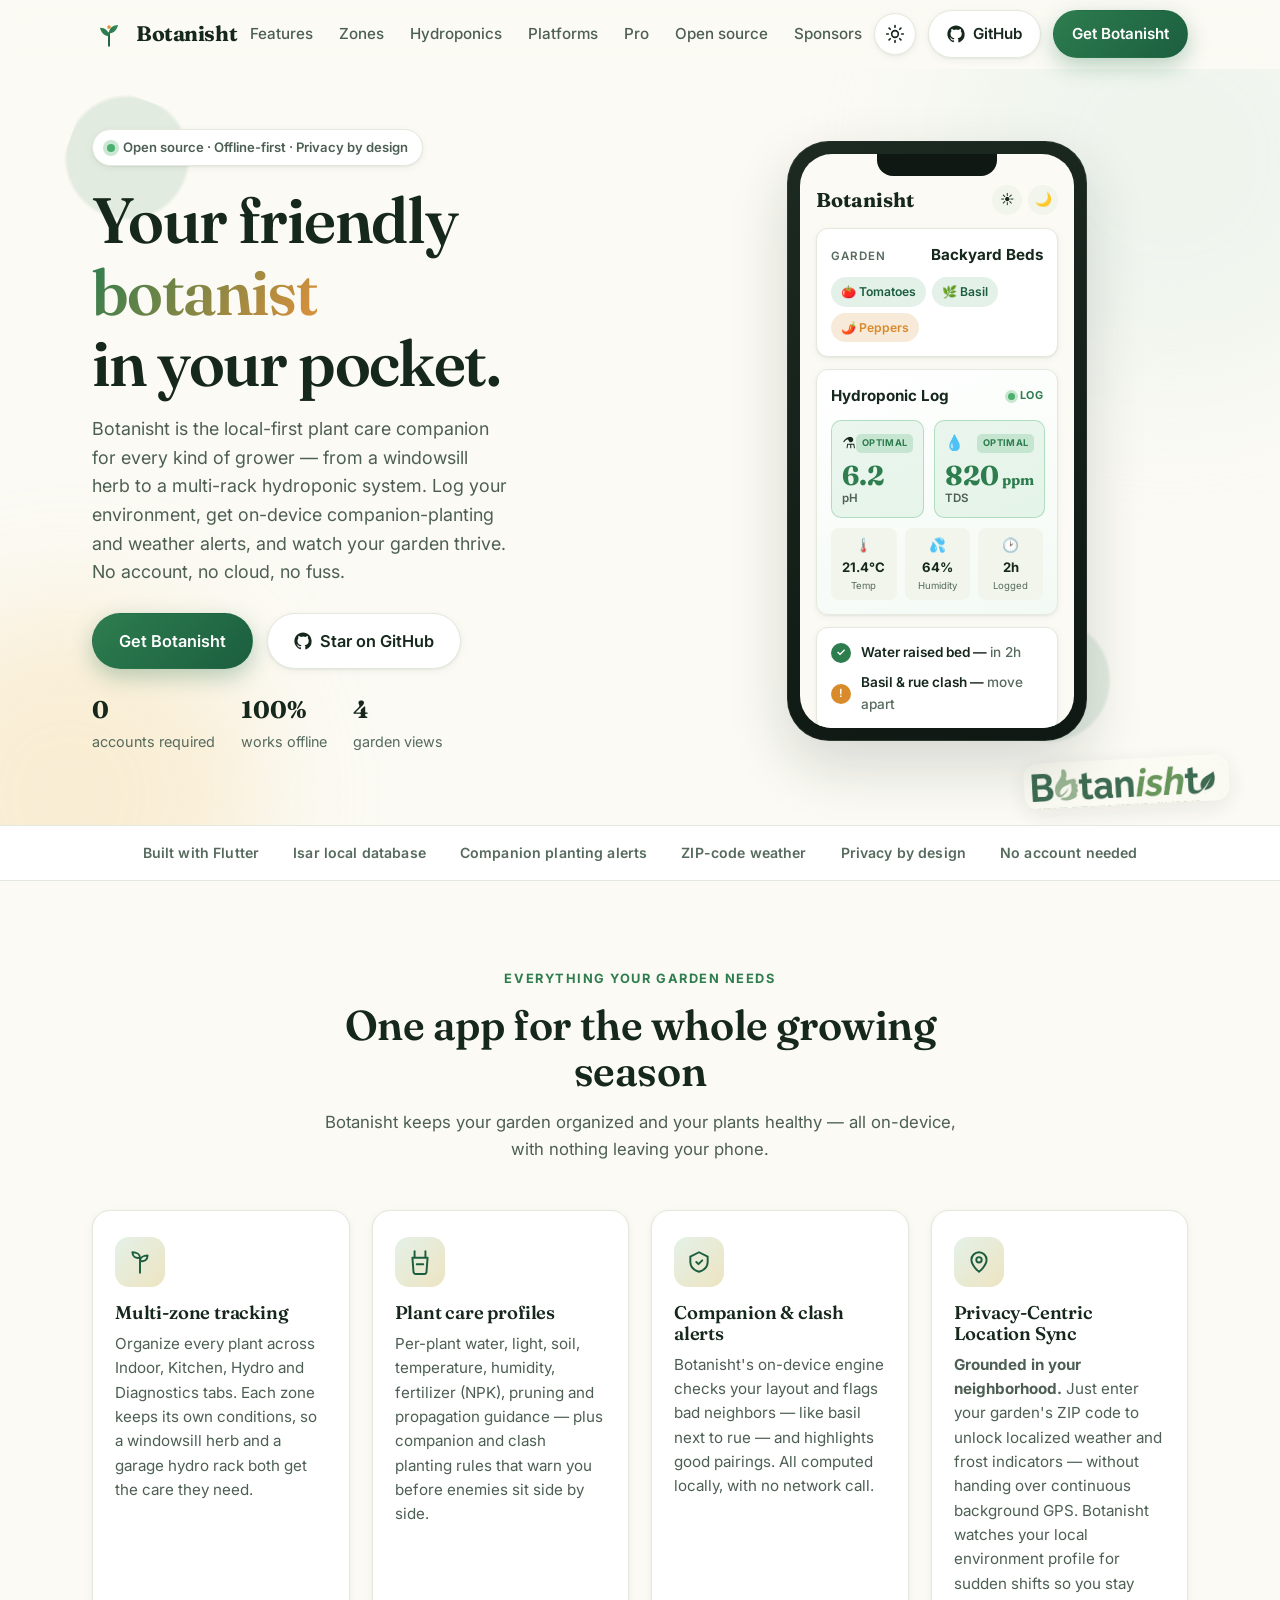
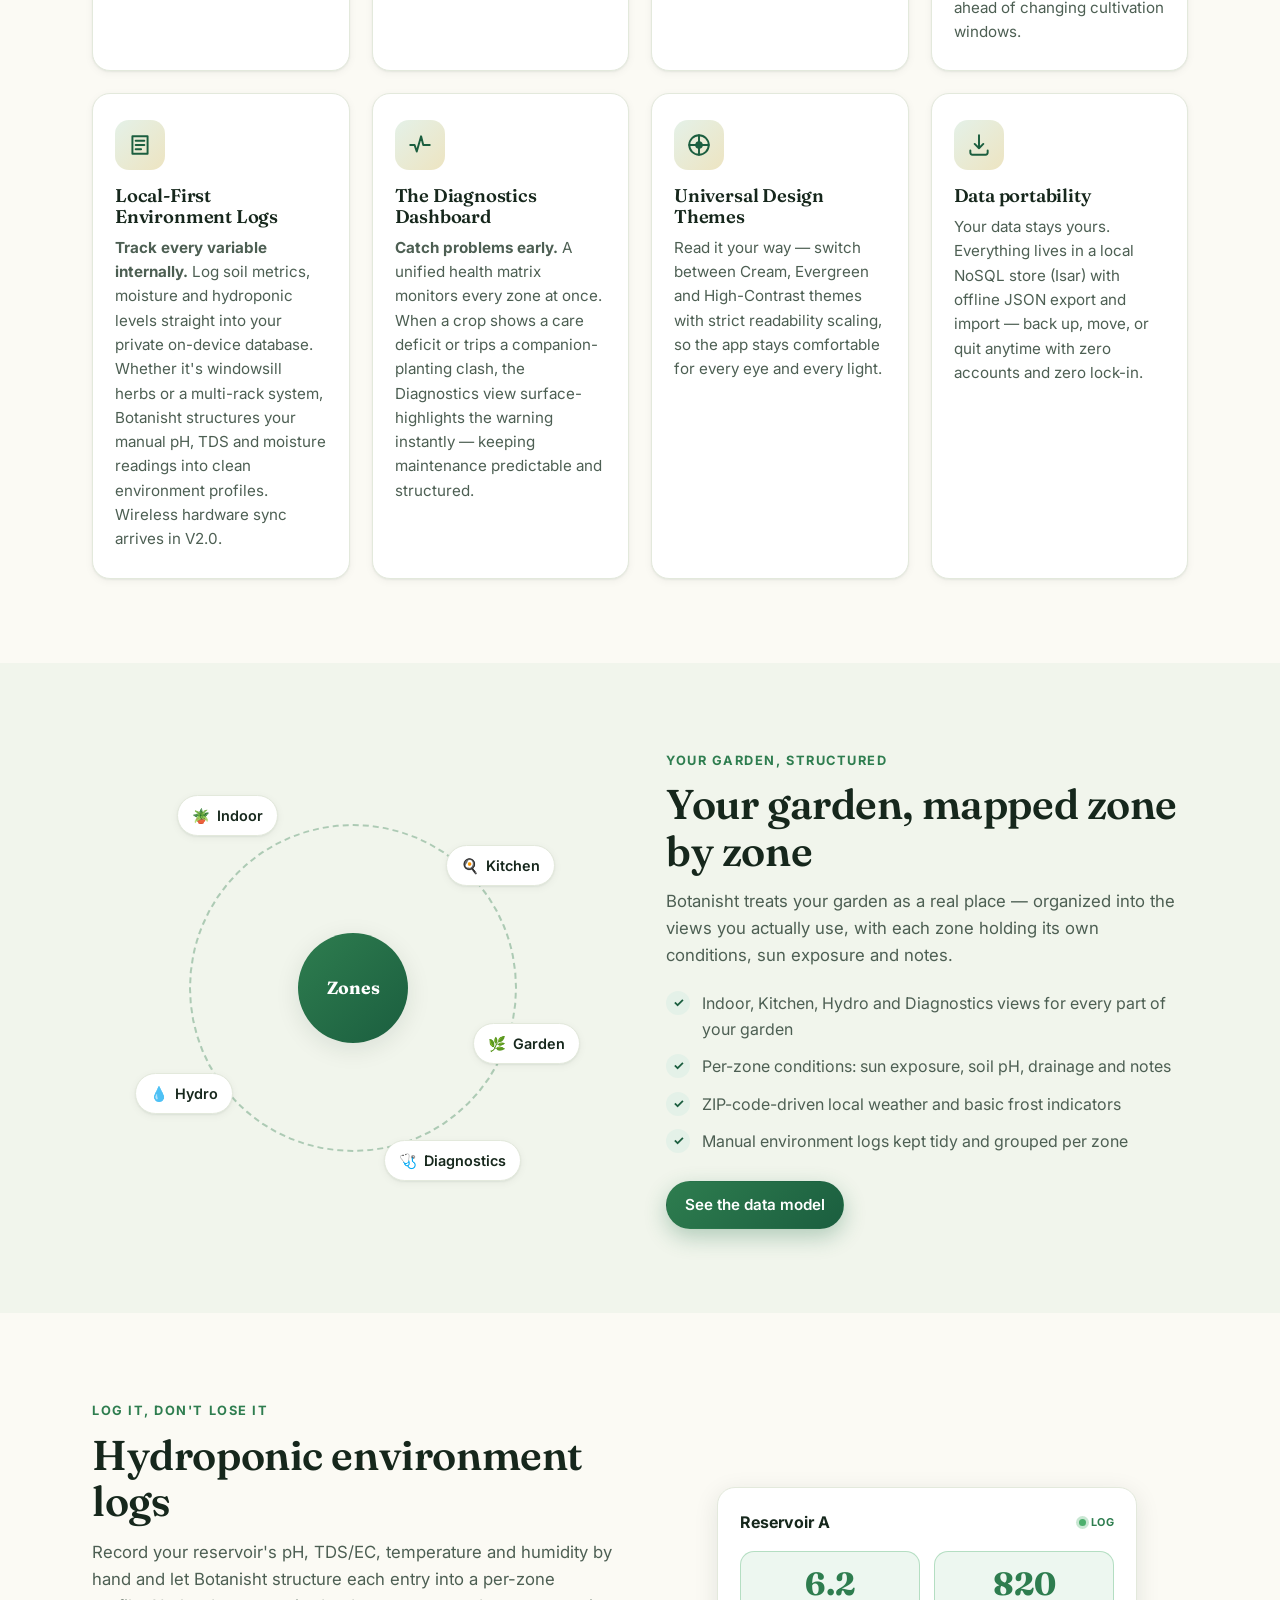
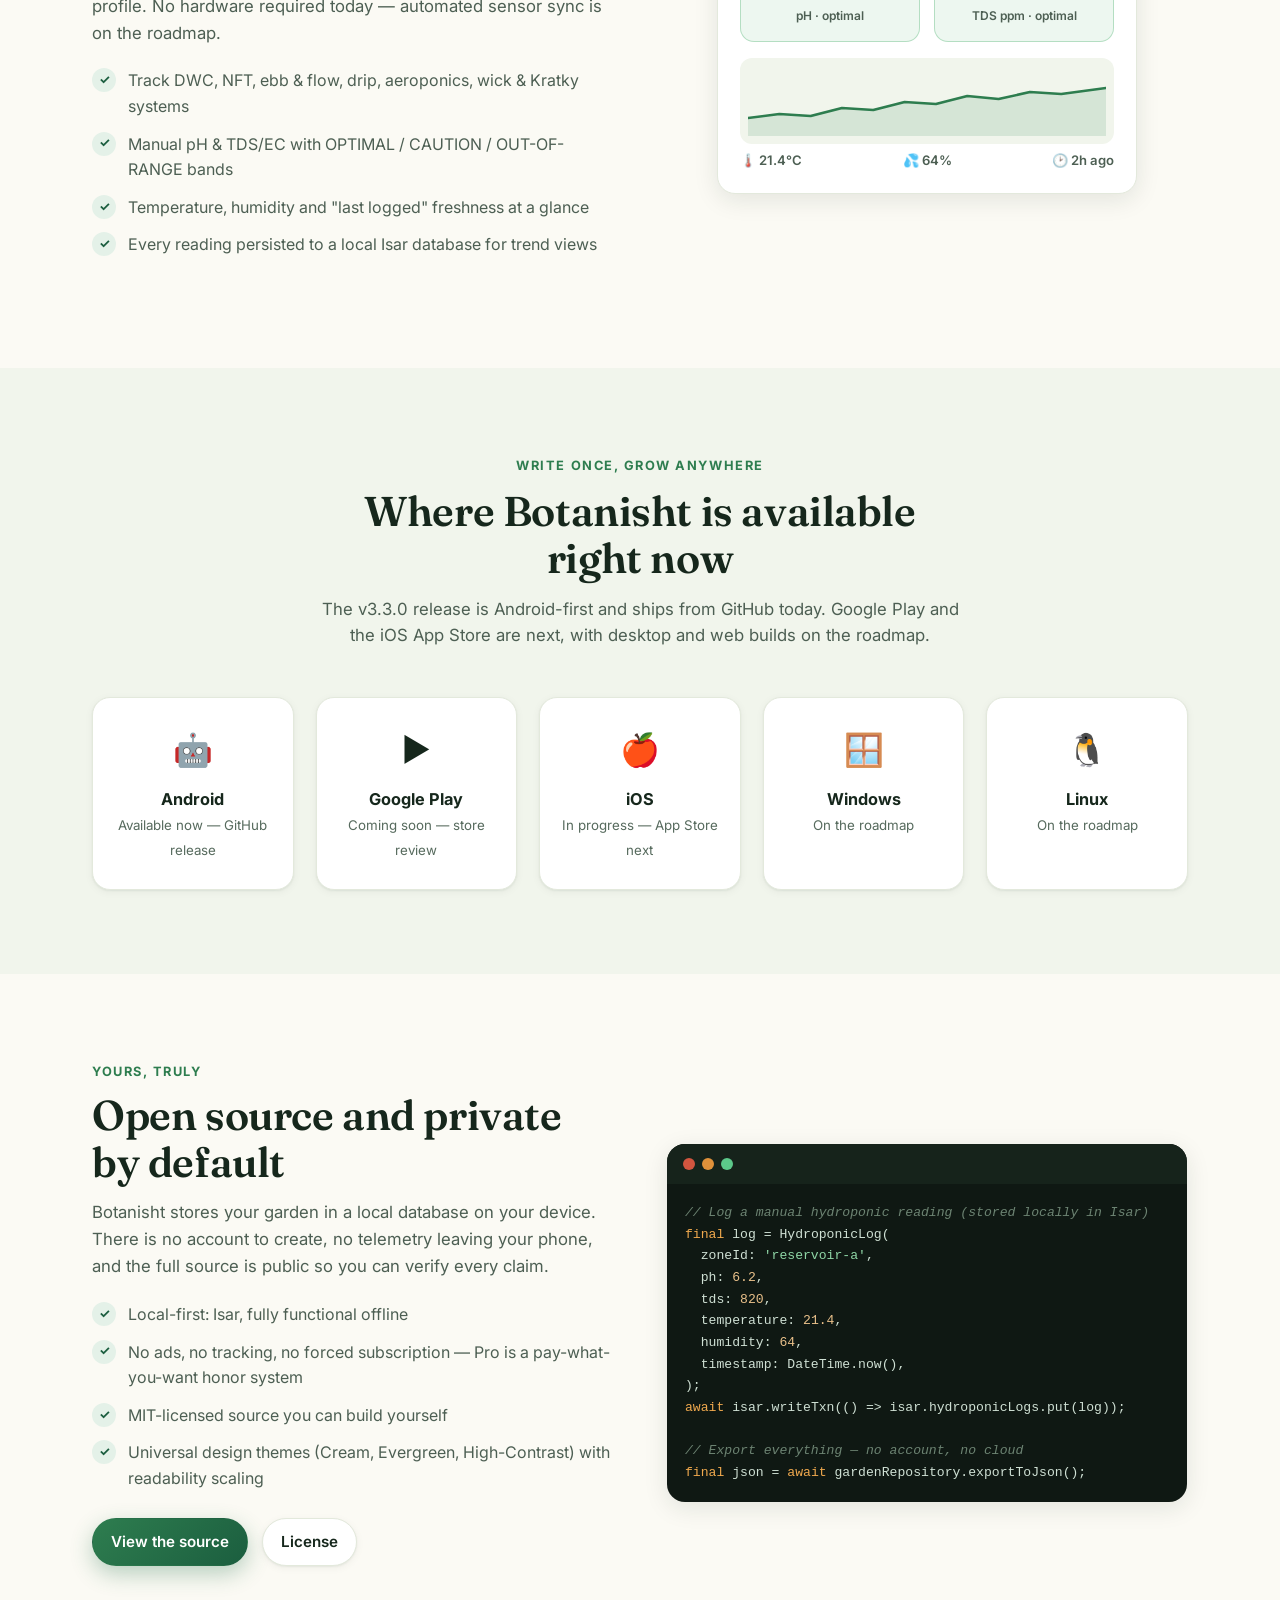
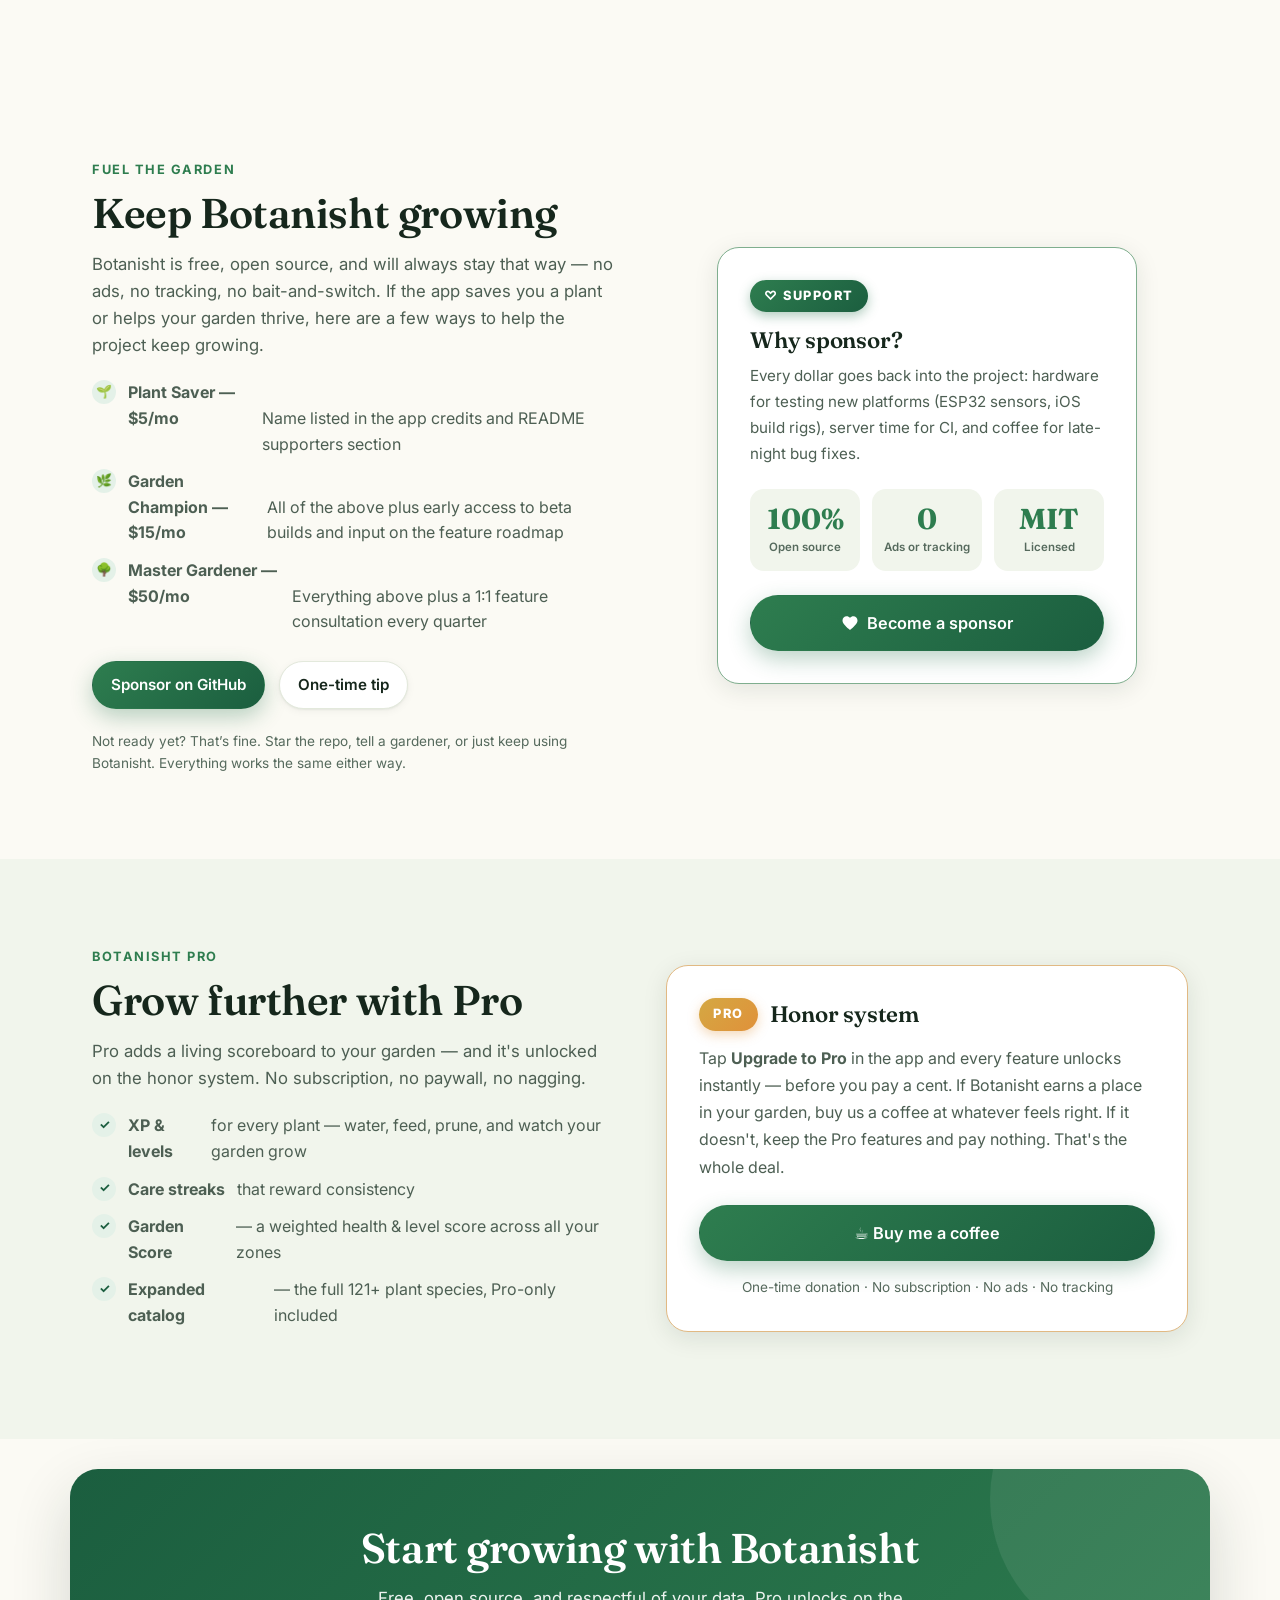
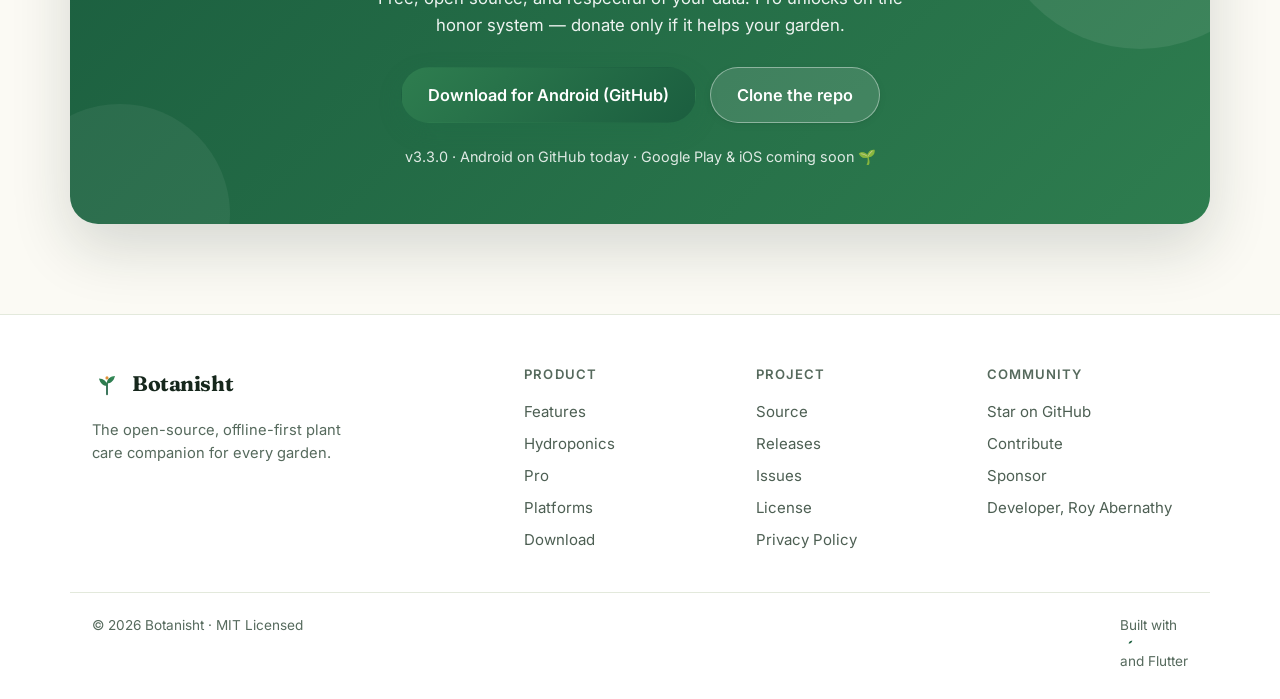
<file: index.html>
<!DOCTYPE html>
<html lang="en" data-theme="light">
<head>
  <meta charset="UTF-8" />
  <meta name="viewport" content="width=device-width, initial-scale=1.0" />
  <title>Botanisht — Your friendly botanist in your pocket</title>
  <meta name="description" content="Botanisht is the open-source, offline-first plant care companion for every garden — from windowsill herbs to hydroponic systems. Local environment logs, companion-planting alerts, ZIP-code weather, universal design themes, and an optional Pro tier on the honor system. No account, no cloud." />
  <!-- Open Graph / social share -->
  <meta property="og:title" content="Botanisht — Your friendly botanist in your pocket" />
  <meta property="og:description" content="Local-first plant care companion for every garden. No account, no cloud." />
  <meta property="og:image" content="https://botanisht.com/assets/img/og-image.png" />
  <meta property="og:image:width" content="1200" />
  <meta property="og:image:height" content="630" />
  <meta property="og:url" content="https://botanisht.com" />
  <meta property="og:type" content="website" />
  <meta name="twitter:card" content="summary_large_image" />
  <meta name="twitter:image" content="https://botanisht.com/assets/img/og-image.png" />
  <meta name="theme-color" content="#1b5e3f" />
  <link rel="icon" type="image/svg+xml" href="assets/img/logo.svg" />
  <link rel="apple-touch-icon" href="assets/img/logo.svg" />
  <link rel="preconnect" href="https://fonts.googleapis.com" />
  <link rel="preconnect" href="https://fonts.gstatic.com" crossorigin />
  <link href="https://fonts.googleapis.com/css2?family=Inter:wght@400;500;600;700;800&family=Fraunces:opsz,wght@9..144,500;9..144,600;9..144,700&display=swap" rel="stylesheet" />
  <link rel="stylesheet" href="assets/css/style.css" />
</head>
<body>
  <!-- Skip link for accessibility -->
  <a class="skip-link" href="#main">Skip to content</a>

  <!-- ===================== NAV ===================== -->
  <header class="nav" id="nav">
    <div class="container nav__inner">
      <a class="brand" href="#top" aria-label="Botanisht home">
        <img src="assets/img/logo.svg" alt="" width="34" height="34" />
        <span class="brand__name">Botanisht</span>
      </a>

      <nav class="nav__links" id="navlinks" aria-label="Primary">
        <a href="#features">Features</a>
        <a href="#climate">Zones</a>
        <a href="#hydro">Hydroponics</a>
        <a href="#platforms">Platforms</a>
        <a href="#pro">Pro</a>
        <a href="#opensource">Open source</a>
        <a href="#sponsors">Sponsors</a>
      </nav>

      <div class="nav__actions">
        <button class="icon-btn" id="theme-toggle" aria-label="Toggle dark mode" title="Toggle theme">
          <svg class="icon-sun" width="20" height="20" viewBox="0 0 24 24" fill="none" stroke="currentColor" stroke-width="2" stroke-linecap="round" stroke-linejoin="round"><circle cx="12" cy="12" r="4"/><path d="M12 2v2M12 20v2M4.9 4.9l1.4 1.4M17.7 17.7l1.4 1.4M2 12h2M20 12h2M4.9 19.1l1.4-1.4M17.7 6.3l1.4-1.4"/></svg>
          <svg class="icon-moon" width="20" height="20" viewBox="0 0 24 24" fill="none" stroke="currentColor" stroke-width="2" stroke-linecap="round" stroke-linejoin="round"><path d="M21 12.8A9 9 0 1 1 11.2 3 7 7 0 0 0 21 12.8z"/></svg>
        </button>
        <a class="btn btn--ghost" href="https://github.com/royabby365/botanisht" target="_blank" rel="noopener">
          <svg width="18" height="18" viewBox="0 0 24 24" fill="currentColor" aria-hidden="true"><path d="M12 .5C5.7.5.5 5.7.5 12c0 5.1 3.3 9.4 7.9 10.9.6.1.8-.2.8-.5v-2c-3.2.7-3.9-1.4-3.9-1.4-.5-1.3-1.3-1.7-1.3-1.7-1-.7.1-.7.1-.7 1.2.1 1.8 1.2 1.8 1.2 1 1.8 2.7 1.3 3.4 1 .1-.8.4-1.3.7-1.6-2.6-.3-5.3-1.3-5.3-5.7 0-1.3.5-2.3 1.2-3.1-.1-.3-.5-1.5.1-3.1 0 0 1-.3 3.3 1.2a11.4 11.4 0 0 1 6 0C17.3 5 18.3 5.3 18.3 5.3c.6 1.6.2 2.8.1 3.1.8.8 1.2 1.8 1.2 3.1 0 4.4-2.7 5.4-5.3 5.7.4.4.8 1.1.8 2.2v3.3c0 .3.2.6.8.5A11.5 11.5 0 0 0 23.5 12C23.5 5.7 18.3.5 12 .5z"/></svg>
          GitHub
        </a>
        <a class="btn btn--primary" href="#get">Get Botanisht</a>
        <button class="icon-btn nav__burger" id="burger" aria-label="Open menu" aria-expanded="false" aria-controls="navlinks">
          <svg width="22" height="22" viewBox="0 0 24 24" fill="none" stroke="currentColor" stroke-width="2" stroke-linecap="round"><path d="M3 6h18M3 12h18M3 18h18"/></svg>
        </button>
      </div>
    </div>
  </header>

  <main id="main">
    <span id="top"></span>

    <!-- ===================== HERO ===================== -->
    <section class="hero">
      <div class="hero__bg" aria-hidden="true">
        <span class="blob blob--1"></span>
        <span class="blob blob--2"></span>
        <span class="leaf-deco leaf-deco--1"></span>
        <span class="leaf-deco leaf-deco--2"></span>
        <span class="wordmark-badge" aria-hidden="true">
          <img src="assets/img/logo-wordmark.png" alt="" width="280" height="132" />
        </span>
      </div>
      <div class="container hero__inner">
        <div class="hero__copy reveal">
          <span class="pill"><span class="dot"></span> Open source · Offline-first · Privacy by design</span>
          <h1 class="hero__title">Your friendly <span class="grad">botanist</span><br/>in your pocket.</h1>
          <p class="hero__lede">
            Botanisht is the local-first plant care companion for every kind of grower — from a
            windowsill herb to a multi-rack hydroponic system. Log your environment, get on-device
            companion-planting and weather alerts, and watch your garden thrive. No account, no cloud, no fuss.
          </p>
          <div class="hero__cta">
            <a class="btn btn--primary btn--lg" href="#get">Get Botanisht</a>
            <a class="btn btn--ghost btn--lg" href="https://github.com/royabby365/botanisht" target="_blank" rel="noopener">
              <svg width="18" height="18" viewBox="0 0 24 24" fill="currentColor" aria-hidden="true"><path d="M12 .5C5.7.5.5 5.7.5 12c0 5.1 3.3 9.4 7.9 10.9.6.1.8-.2.8-.5v-2c-3.2.7-3.9-1.4-3.9-1.4-.5-1.3-1.3-1.7-1.3-1.7-1-.7.1-.7.1-.7 1.2.1 1.8 1.2 1.8 1.2 1 1.8 2.7 1.3 3.4 1 .1-.8.4-1.3.7-1.6-2.6-.3-5.3-1.3-5.3-5.7 0-1.3.5-2.3 1.2-3.1-.1-.3-.5-1.5.1-3.1 0 0 1-.3 3.3 1.2a11.4 11.4 0 0 1 6 0C17.3 5 18.3 5.3 18.3 5.3c.6 1.6.2 2.8.1 3.1.8.8 1.2 1.8 1.2 3.1 0 4.4-2.7 5.4-5.3 5.7.4.4.8 1.1.8 2.2v3.3c0 .3.2.6.8.5A11.5 11.5 0 0 0 23.5 12C23.5 5.7 18.3.5 12 .5z"/></svg>
              Star on GitHub
            </a>
          </div>
          <ul class="hero__trust">
            <li><strong>0</strong> accounts required</li>
            <li><strong>100%</strong> works offline</li>
            <li><strong>4</strong> garden views</li>
          </ul>
        </div>

        <!-- App mock: manual Hydroponic Log card (reframed from live telemetry) -->
        <div class="hero__phone reveal" aria-hidden="true">
          <div class="phone">
            <div class="phone__notch"></div>
            <div class="phone__screen">
              <div class="appbar">
                <span class="appbar__title">Botanisht</span>
                <span class="appbar__icons">
                  <span class="appbar__chip">☀️</span>
                  <span class="appbar__chip">🌙</span>
                </span>
              </div>

              <div class="appcard appcard--garden">
                <div class="appcard__row">
                  <span class="appcard__label">Garden</span>
                  <span class="appcard__val">Backyard Beds</span>
                </div>
                <div class="zones">
                  <span class="zone-pill zone-pill--ok">🍅 Tomatoes</span>
                  <span class="zone-pill zone-pill--ok">🌿 Basil</span>
                  <span class="zone-pill zone-pill--warn">🌶️ Peppers</span>
                </div>
              </div>

              <div class="appcard appcard--hydro">
                <div class="appcard__head">
                  <span class="appcard__htitle">Hydroponic Log</span>
                  <span class="live live--static"><span class="live__dot"></span>LOG</span>
                </div>
                <div class="metric-grid">
                  <div class="metric metric--ok">
                    <div class="metric__top"><span class="metric__icon">⚗️</span><span class="metric__badge">OPTIMAL</span></div>
                    <div class="metric__val">6.2</div>
                    <div class="metric__label">pH</div>
                  </div>
                  <div class="metric metric--ok">
                    <div class="metric__top"><span class="metric__icon">💧</span><span class="metric__badge">OPTIMAL</span></div>
                    <div class="metric__val">820<span class="metric__unit">ppm</span></div>
                    <div class="metric__label">TDS</div>
                  </div>
                </div>
                <div class="metric-sub">
                  <div class="msub"><span class="msub__ic">🌡️</span><span class="msub__v">21.4°C</span><span class="msub__l">Temp</span></div>
                  <div class="msub"><span class="msub__ic">💦</span><span class="msub__v">64%</span><span class="msub__l">Humidity</span></div>
                  <div class="msub"><span class="msub__ic">🕑</span><span class="msub__v">2h</span><span class="msub__l">Logged</span></div>
                </div>
              </div>

              <div class="appcard appcard--task">
                <div class="task">
                  <span class="task__check">✓</span>
                  <span class="task__text">Water raised bed — <em>in 2h</em></span>
                </div>
                <div class="task">
                  <span class="task__check task__check--soon">!</span>
                  <span class="task__text">Basil &amp; rue clash — <em>move apart</em></span>
                </div>
              </div>
            </div>
          </div>
        </div>
      </div>
    </section>

    <!-- ===================== MARQUEE / TRUST ===================== -->
    <section class="strip">
      <div class="container strip__inner">
        <span>Built with Flutter</span>
        <span>Isar local database</span>
        <span>Companion planting alerts</span>
        <span>ZIP-code weather</span>
        <span>Privacy by design</span>
        <span>No account needed</span>
      </div>
    </section>

    <!-- ===================== FEATURES ===================== -->
    <section class="section" id="features">
      <div class="container">
        <div class="section__head reveal">
          <span class="eyebrow">Everything your garden needs</span>
          <h2 class="section__title">One app for the whole growing season</h2>
          <p class="section__sub">Botanisht keeps your garden organized and your plants healthy — all on-device, with nothing leaving your phone.</p>
        </div>

        <div class="grid grid--features">
          <article class="card reveal">
            <div class="card__icon">
              <svg viewBox="0 0 24 24" fill="none" stroke="currentColor" stroke-width="1.8" stroke-linecap="round" stroke-linejoin="round"><path d="M12 22V8M12 8C12 5 9 3 5 3c0 4 3 6 7 5M12 11c0-3 3-5 7-5 0 4-3 6-7 5"/></svg>
            </div>
            <h3>Multi-zone tracking</h3>
            <p>Organize every plant across Indoor, Kitchen, Hydro and Diagnostics tabs. Each zone keeps its own conditions, so a windowsill herb and a garage hydro rack both get the care they need.</p>
          </article>

          <article class="card reveal">
            <div class="card__icon">
              <svg viewBox="0 0 24 24" fill="none" stroke="currentColor" stroke-width="1.8" stroke-linecap="round" stroke-linejoin="round"><path d="M7 2v6M17 2v6M5 8h14l-1 13a2 2 0 0 1-2 2H8a2 2 0 0 1-2-2L5 8z"/><path d="M9 14h6"/></svg>
            </div>
            <h3>Plant care profiles</h3>
            <p>Per-plant water, light, soil, temperature, humidity, fertilizer (NPK), pruning and propagation guidance — plus companion and clash planting rules that warn you before enemies sit side by side.</p>
          </article>

          <article class="card reveal">
            <div class="card__icon">
              <svg viewBox="0 0 24 24" fill="none" stroke="currentColor" stroke-width="1.8" stroke-linecap="round" stroke-linejoin="round"><path d="M12 3l8 4v5c0 4.5-3.2 7.6-8 9-4.8-1.4-8-4.5-8-9V7l8-4z"/><path d="M9.5 12l2 2 3.5-3.5"/></svg>
            </div>
            <h3>Companion &amp; clash alerts</h3>
            <p>Botanisht's on-device engine checks your layout and flags bad neighbors — like basil next to rue — and highlights good pairings. All computed locally, with no network call.</p>
          </article>

          <article class="card reveal">
            <div class="card__icon">
              <svg viewBox="0 0 24 24" fill="none" stroke="currentColor" stroke-width="1.8" stroke-linecap="round" stroke-linejoin="round"><path d="M12 21s-7-5.5-7-11a7 7 0 0 1 14 0c0 5.5-7 11-7 11z"/><circle cx="12" cy="10" r="2.5"/></svg>
            </div>
            <h3>Privacy-Centric Location Sync</h3>
            <p><strong>Grounded in your neighborhood.</strong> Just enter your garden's ZIP code to unlock localized weather and frost indicators — without handing over continuous background GPS. Botanisht watches your local environment profile for sudden shifts so you stay ahead of changing cultivation windows.</p>
          </article>

          <article class="card reveal">
            <div class="card__icon">
              <svg viewBox="0 0 24 24" fill="none" stroke="currentColor" stroke-width="1.8" stroke-linecap="round" stroke-linejoin="round"><path d="M5 4h14v16H5z"/><path d="M8 8h8M8 12h8M8 16h5"/></svg>
            </div>
            <h3>Local-First Environment Logs</h3>
            <p><strong>Track every variable internally.</strong> Log soil metrics, moisture and hydroponic levels straight into your private on-device database. Whether it's windowsill herbs or a multi-rack system, Botanisht structures your manual pH, TDS and moisture readings into clean environment profiles. Wireless hardware sync arrives in V2.0.</p>
          </article>

          <article class="card reveal">
            <div class="card__icon">
              <svg viewBox="0 0 24 24" fill="none" stroke="currentColor" stroke-width="1.8" stroke-linecap="round" stroke-linejoin="round"><path d="M3 12h4l2 6 4-14 2 8h6"/></svg>
            </div>
            <h3>The Diagnostics Dashboard</h3>
            <p><strong>Catch problems early.</strong> A unified health matrix monitors every zone at once. When a crop shows a care deficit or trips a companion-planting clash, the Diagnostics view surface-highlights the warning instantly — keeping maintenance predictable and structured.</p>
          </article>

          <article class="card reveal">
            <div class="card__icon">
              <svg viewBox="0 0 24 24" fill="none" stroke="currentColor" stroke-width="1.8" stroke-linecap="round" stroke-linejoin="round"><circle cx="12" cy="12" r="9"/><path d="M12 3v18M3 12h18"/><circle cx="12" cy="12" r="3.5" fill="currentColor" stroke="none"/></svg>
            </div>
            <h3>Universal Design Themes</h3>
            <p>Read it your way — switch between Cream, Evergreen and High-Contrast themes with strict readability scaling, so the app stays comfortable for every eye and every light.</p>
          </article>

          <article class="card reveal">
            <div class="card__icon">
              <svg viewBox="0 0 24 24" fill="none" stroke="currentColor" stroke-width="1.8" stroke-linecap="round" stroke-linejoin="round"><path d="M12 3v12M8 11l4 4 4-4"/><path d="M4 17v2a2 2 0 0 0 2 2h12a2 2 0 0 0 2-2v-2"/></svg>
            </div>
            <h3>Data portability</h3>
            <p>Your data stays yours. Everything lives in a local NoSQL store (Isar) with offline JSON export and import — back up, move, or quit anytime with zero accounts and zero lock-in.</p>
          </article>
        </div>
      </div>
    </section>

    <!-- ===================== ZONES SPOTLIGHT ===================== -->
    <section class="section section--tint" id="climate">
      <div class="container split">
        <div class="split__media reveal" aria-hidden="true">
          <div class="zone-art">
            <div class="zone-art__ring"></div>
            <div class="zone-node zone-node--1"><span>🪴</span>Indoor</div>
            <div class="zone-node zone-node--2"><span>🍳</span>Kitchen</div>
            <div class="zone-node zone-node--3"><span>💧</span>Hydro</div>
            <div class="zone-node zone-node--4"><span>🩺</span>Diagnostics</div>
            <div class="zone-node zone-node--5"><span>🌿</span>Garden</div>
            <div class="zone-center">Zones</div>
          </div>
        </div>
        <div class="split__copy reveal">
          <span class="eyebrow">Your garden, structured</span>
          <h2 class="section__title">Your garden, mapped zone by zone</h2>
          <p class="section__sub">Botanisht treats your garden as a real place — organized into the views you actually use, with each zone holding its own conditions, sun exposure and notes.</p>
          <ul class="checklist">
            <li><span>✓</span> Indoor, Kitchen, Hydro and Diagnostics views for every part of your garden</li>
            <li><span>✓</span> Per-zone conditions: sun exposure, soil pH, drainage and notes</li>
            <li><span>✓</span> ZIP-code-driven local weather and basic frost indicators</li>
            <li><span>✓</span> Manual environment logs kept tidy and grouped per zone</li>
          </ul>
          <a class="btn btn--primary" href="https://github.com/royabby365/botanisht" target="_blank" rel="noopener">See the data model</a>
        </div>
      </div>
    </section>

    <!-- ===================== HYDROPONICS SPOTLIGHT ===================== -->
    <section class="section" id="hydro">
      <div class="container split split--rev">
        <div class="split__copy reveal">
          <span class="eyebrow">Log it, don't lose it</span>
          <h2 class="section__title">Hydroponic environment logs</h2>
          <p class="section__sub">Record your reservoir's pH, TDS/EC, temperature and humidity by hand and let Botanisht structure each entry into a per-zone profile. No hardware required today — automated sensor sync is on the roadmap.</p>
          <ul class="checklist">
            <li><span>✓</span> Track DWC, NFT, ebb &amp; flow, drip, aeroponics, wick &amp; Kratky systems</li>
            <li><span>✓</span> Manual pH &amp; TDS/EC with OPTIMAL / CAUTION / OUT-OF-RANGE bands</li>
            <li><span>✓</span> Temperature, humidity and "last logged" freshness at a glance</li>
            <li><span>✓</span> Every reading persisted to a local Isar database for trend views</li>
          </ul>
        </div>
        <div class="split__media reveal" aria-hidden="true">
          <div class="gauge-card">
            <div class="gauge-card__head"><span>Reservoir A</span><span class="live live--static"><span class="live__dot"></span>LOG</span></div>
            <div class="gauge-row">
              <div class="gauge gauge--ok"><span class="gauge__num">6.2</span><span class="gauge__lbl">pH · optimal</span></div>
              <div class="gauge gauge--ok"><span class="gauge__num">820</span><span class="gauge__lbl">TDS ppm · optimal</span></div>
            </div>
            <div class="spark">
              <svg viewBox="0 0 320 70" preserveAspectRatio="none" aria-hidden="true">
                <polyline class="spark__line" points="0,52 28,48 56,50 84,42 112,44 140,36 168,38 196,30 224,33 252,26 280,28 320,22"/>
                <polyline class="spark__area" points="0,52 28,48 56,50 84,42 112,44 140,36 168,38 196,30 224,33 252,26 280,28 320,22 320,70 0,70"/>
              </svg>
            </div>
            <div class="gauge-foot"><span>🌡️ 21.4°C</span><span>💦 64%</span><span>🕑 2h ago</span></div>
          </div>
        </div>
      </div>
    </section>

    <!-- ===================== PLATFORMS ===================== -->
    <section class="section section--tint" id="platforms">
      <div class="container">
        <div class="section__head reveal">
          <span class="eyebrow">Write once, grow anywhere</span>
          <h2 class="section__title">Where Botanisht is available right now</h2>
          <p class="section__sub">The v3.3.0 release is Android-first and ships from GitHub today. Google Play and the iOS App Store are next, with desktop and web builds on the roadmap.</p>
        </div>
        <div class="grid grid--platforms">
          <div class="plat reveal"><span class="plat__emoji">🤖</span><strong>Android</strong><small>Available now — GitHub release</small></div>
          <div class="plat reveal"><span class="plat__emoji">▶️</span><strong>Google Play</strong><small>Coming soon — store review</small></div>
          <div class="plat reveal"><span class="plat__emoji">🍎</span><strong>iOS</strong><small>In progress — App Store next</small></div>
          <div class="plat reveal"><span class="plat__emoji">🪟</span><strong>Windows</strong><small>On the roadmap</small></div>
          <div class="plat reveal"><span class="plat__emoji">🐧</span><strong>Linux</strong><small>On the roadmap</small></div>
        </div>
      </div>
    </section>

    <!-- ===================== OPEN SOURCE / PRIVACY ===================== -->
    <section class="section" id="opensource">
      <div class="container split">
        <div class="split__copy reveal">
          <span class="eyebrow">Yours, truly</span>
          <h2 class="section__title">Open source and private by default</h2>
          <p class="section__sub">Botanisht stores your garden in a local database on your device. There is no account to create, no telemetry leaving your phone, and the full source is public so you can verify every claim.</p>
          <ul class="checklist">
            <li><span>✓</span> Local-first: Isar, fully functional offline</li>
            <li><span>✓</span> No ads, no tracking, no forced subscription — Pro is a pay-what-you-want honor system</li>
            <li><span>✓</span> MIT-licensed source you can build yourself</li>
            <li><span>✓</span> Universal design themes (Cream, Evergreen, High-Contrast) with readability scaling</li>
          </ul>
          <div class="hero__cta">
            <a class="btn btn--primary" href="https://github.com/royabby365/botanisht" target="_blank" rel="noopener">View the source</a>
            <a class="btn btn--ghost" href="https://github.com/royabby365/botanisht/blob/main/LICENSE" target="_blank" rel="noopener">License</a>
          </div>
        </div>
        <div class="split__media reveal" aria-hidden="true">
          <div class="code-card">
            <div class="code-card__bar"><span></span><span></span><span></span></div>
            <pre><code><span class="c-com">// Log a manual hydroponic reading (stored locally in Isar)</span>
<span class="c-key">final</span> log = HydroponicLog(
  zoneId: <span class="c-str">'reservoir-a'</span>,
  ph: <span class="c-num">6.2</span>,
  tds: <span class="c-num">820</span>,
  temperature: <span class="c-num">21.4</span>,
  humidity: <span class="c-num">64</span>,
  timestamp: DateTime.now(),
);
<span class="c-key">await</span> isar.writeTxn(() => isar.hydroponicLogs.put(log));

<span class="c-com">// Export everything — no account, no cloud</span>
<span class="c-key">final</span> json = <span class="c-key">await</span> gardenRepository.exportToJson();</code></pre>
          </div>
        </div>
      </div>
    </section>

    <!-- ===================== SPONSORS ===================== -->
    <section class="section" id="sponsors">
      <div class="container split">
        <div class="split__copy reveal">
          <span class="eyebrow">Fuel the garden</span>
          <h2 class="section__title">Keep Botanisht growing</h2>
          <p class="section__sub">
            Botanisht is free, open source, and will always stay that way &mdash; no ads, no
            tracking, no bait-and-switch. If the app saves you a plant or helps your garden
            thrive, here are a few ways to help the project keep growing.
          </p>
          <ul class="checklist">
            <li><span>🌱</span> <strong>Plant Saver &mdash; $5/mo</strong><br/>Name listed in the app credits and README supporters section</li>
            <li><span>🌿</span> <strong>Garden Champion &mdash; $15/mo</strong><br/>All of the above plus early access to beta builds and input on the feature roadmap</li>
            <li><span>🌳</span> <strong>Master Gardener &mdash; $50/mo</strong><br/>Everything above plus a 1:1 feature consultation every quarter</li>
          </ul>
          <div class="hero__cta">
            <a class="btn btn--primary" href="https://github.com/sponsors/royabby365" target="_blank" rel="noopener">Sponsor on GitHub</a>
            <a class="btn btn--ghost" href="https://buymeacoffee.com/royabby" target="_blank" rel="noopener">One-time tip</a>
          </div>
          <p style="color: var(--ink-faint); font-size: .85rem; margin-top: 8px;">
            Not ready yet? That&rsquo;s fine. Star the repo, tell a gardener, or just keep using Botanisht. Everything works the same either way.
          </p>
        </div>
        <div class="split__media reveal" aria-hidden="true">
          <div class="sponsor-card">
            <div class="sponsor-card__badge">♡ SUPPORT</div>
            <h3 class="sponsor-card__title">Why sponsor?</h3>
            <p class="sponsor-card__copy">
              Every dollar goes back into the project: hardware for testing new platforms
              (ESP32 sensors, iOS build rigs), server time for CI, and coffee for late-night
              bug fixes.
            </p>
            <div class="sponsor-card__stats">
              <div class="sponsor-stat">
                <span class="sponsor-stat__num">100%</span>
                <span class="sponsor-stat__lbl">Open source</span>
              </div>
              <div class="sponsor-stat">
                <span class="sponsor-stat__num">0</span>
                <span class="sponsor-stat__lbl">Ads or tracking</span>
              </div>
              <div class="sponsor-stat">
                <span class="sponsor-stat__num">MIT</span>
                <span class="sponsor-stat__lbl">Licensed</span>
              </div>
            </div>
            <a class="btn btn--primary btn--lg sponsor-card__btn" href="https://github.com/sponsors/royabby365" target="_blank" rel="noopener">
              <svg width="18" height="18" viewBox="0 0 24 24" fill="currentColor" aria-hidden="true"><path d="M12 21.35l-1.45-1.32C5.4 15.36 2 12.28 2 8.5 2 5.42 4.42 3 7.5 3c1.74 0 3.41.81 4.5 2.09C13.09 3.81 14.76 3 16.5 3 19.58 3 22 5.42 22 8.5c0 3.78-3.4 6.86-8.55 11.54L12 21.35z"/></svg>
              Become a sponsor
            </a>
          </div>
        </div>
      </div>
    </section>

    <!-- ===================== PRO ===================== -->
    <section class="section section--tint" id="pro">
      <div class="container split">
        <div class="split__copy reveal">
          <span class="eyebrow">Botanisht Pro</span>
          <h2 class="section__title">Grow further with Pro</h2>
          <p class="section__sub">Pro adds a living scoreboard to your garden — and it's unlocked on the honor system. No subscription, no paywall, no nagging.</p>
          <ul class="checklist">
            <li><span>✓</span> <strong>XP &amp; levels</strong> for every plant — water, feed, prune, and watch your garden grow</li>
            <li><span>✓</span> <strong>Care streaks</strong> that reward consistency</li>
            <li><span>✓</span> <strong>Garden Score</strong> — a weighted health &amp; level score across all your zones</li>
            <li><span>✓</span> <strong>Expanded catalog</strong> — the full 121+ plant species, Pro-only included</li>
          </ul>
        </div>
        <div class="split__media reveal">
          <div class="pro-card">
            <div class="pro-card__head">
              <span class="pro-card__badge">PRO</span>
              <h3>Honor system</h3>
            </div>
            <p class="pro-card__copy">
              Tap <strong>Upgrade to Pro</strong> in the app and every feature unlocks
              instantly — before you pay a cent. If Botanisht earns a place in your
              garden, buy us a coffee at whatever feels right. If it doesn't, keep the
              Pro features and pay nothing. That's the whole deal.
            </p>
            <a class="btn btn--primary btn--lg pro-card__btn" href="https://buymeacoffee.com/royabby" target="_blank" rel="noopener">
              ☕ Buy me a coffee
            </a>
            <p class="pro-card__note">One-time donation · No subscription · No ads · No tracking</p>
          </div>
        </div>
      </div>
    </section>

    <!-- ===================== CTA ===================== -->
    <section class="cta" id="get">
      <div class="container cta__inner reveal">
        <h2 class="cta__title">Start growing with Botanisht</h2>
        <p class="cta__sub">Free, open source, and respectful of your data. Pro unlocks on the honor system — donate only if it helps your garden.</p>
        <div class="cta__btns">
          <a class="btn btn--primary btn--lg" href="https://github.com/royabby365/botanisht/releases" target="_blank" rel="noopener">Download for Android (GitHub)</a>
          <a class="btn btn--ghost btn--lg" href="https://github.com/royabby365/botanisht" target="_blank" rel="noopener">Clone the repo</a>
        </div>
        <p class="cta__note">v3.3.0 · Android on GitHub today · Google Play &amp; iOS coming soon 🌱</p>
      </div>
    </section>
  </main>

  <!-- ===================== FOOTER ===================== -->
  <footer class="footer">
    <div class="container footer__inner">
      <div class="footer__brand">
        <a class="brand" href="#top">
          <img src="assets/img/logo.svg" alt="" width="30" height="30" />
          <span class="brand__name">Botanisht</span>
        </a>
        <p>The open-source, offline-first plant care companion for every garden.</p>
      </div>
      <nav class="footer__col" aria-label="Product">
        <h4>Product</h4>
        <a href="#features">Features</a>
        <a href="#hydro">Hydroponics</a>
        <a href="#pro">Pro</a>
        <a href="#platforms">Platforms</a>
        <a href="#get">Download</a>
      </nav>
      <nav class="footer__col" aria-label="Project">
        <h4>Project</h4>
        <a href="https://github.com/royabby365/botanisht" target="_blank" rel="noopener">Source</a>
        <a href="https://github.com/royabby365/botanisht/releases" target="_blank" rel="noopener">Releases</a>
        <a href="https://github.com/royabby365/botanisht/issues" target="_blank" rel="noopener">Issues</a>
        <a href="https://github.com/royabby365/botanisht/blob/main/LICENSE" target="_blank" rel="noopener">License</a>
        <a href="https://botanisht.com/privacy" target="_blank" rel="noopener">Privacy Policy</a>
      </nav>
      <nav class="footer__col" aria-label="Community">
        <h4>Community</h4>
        <a href="https://github.com/royabby365/botanisht/stargazers" target="_blank" rel="noopener">Star on GitHub</a>
        <a href="https://github.com/royabby365/botanisht/blob/main/CONTRIBUTING.md" target="_blank" rel="noopener">Contribute</a>
        <a href="#sponsors">Sponsor</a>
      <nav class="footer__col" aria-label="Developer">
        <a href="https://royabernathy.info" target="_blank" rel="noopener">Developer, Roy Abernathy</a>
      </nav>
    </div>
    <div class="container footer__bottom">
      <span>© <span id="year"></span> Botanisht · MIT Licensed</span>
      <span>Built with <img src="assets/img/leaf-mark.svg" alt="" class="leaf-stamp" width="14" height="14" aria-hidden="true" /> and Flutter</span>
    </div>
  </footer>

  <script src="assets/js/main.js"></script>
</body>
</html>
</file>
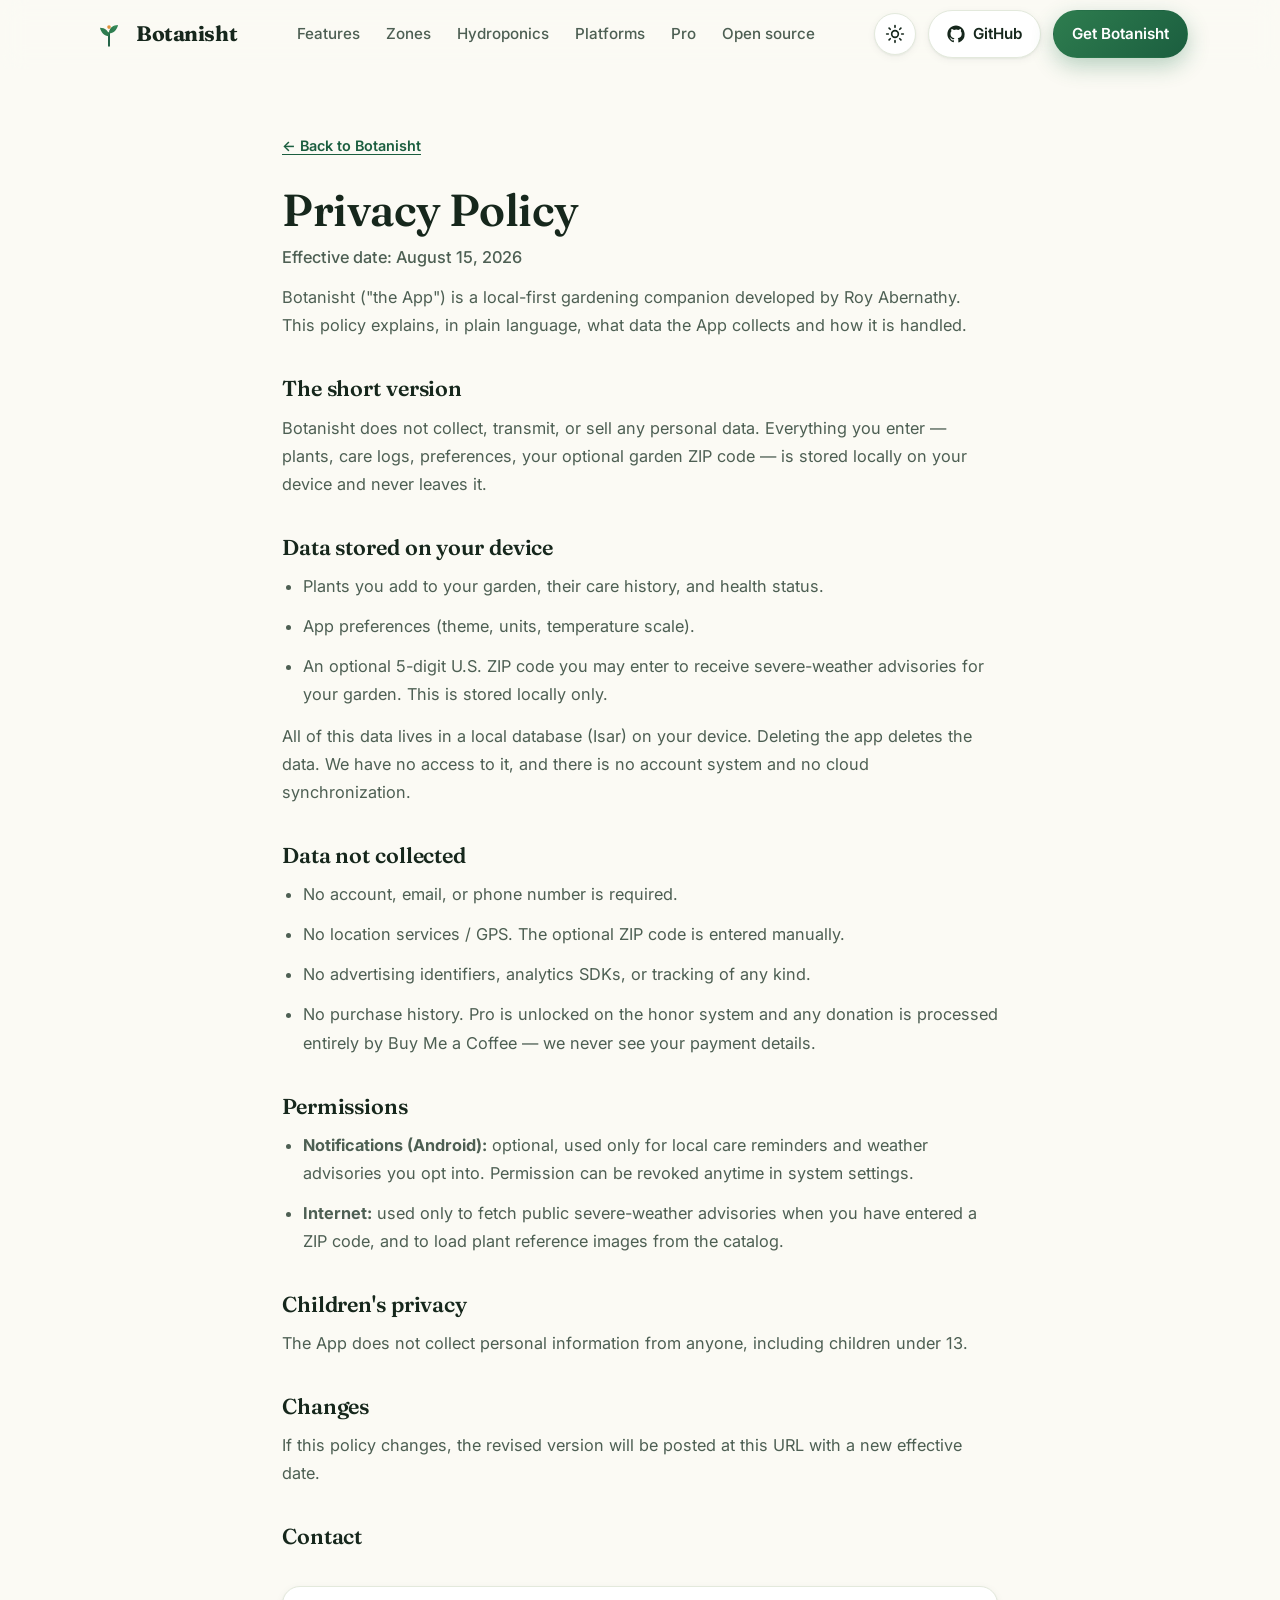
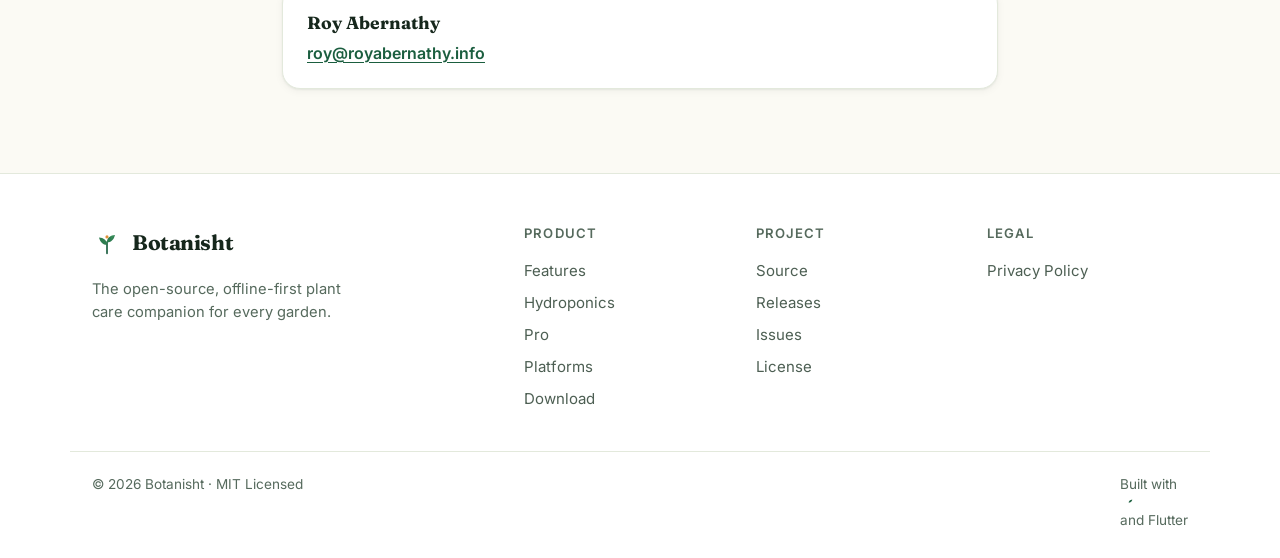
<file: privacy/index.html>
<!DOCTYPE html>
<html lang="en" data-theme="light">
<head>
  <meta charset="UTF-8" />
  <meta name="viewport" content="width=device-width, initial-scale=1.0" />
  <title>Privacy Policy — Botanisht</title>
  <meta name="description" content="Botanisht's privacy policy. Local-first, no account, no analytics, no tracking. Your data stays on your device." />
  <meta name="theme-color" content="#1b5e3f" />
  <meta name="robots" content="noindex,follow" />
  <link rel="icon" type="image/svg+xml" href="../assets/img/logo.svg" />
  <link rel="apple-touch-icon" href="../assets/img/logo.svg" />
  <link rel="preconnect" href="https://fonts.googleapis.com" />
  <link rel="preconnect" href="https://fonts.gstatic.com" crossorigin />
  <link href="https://fonts.googleapis.com/css2?family=Inter:wght@400;500;600;700;800&family=Fraunces:opsz,wght@9..144,500;9..144,600;9..144,700&display=swap" rel="stylesheet" />
  <link rel="stylesheet" href="../assets/css/style.css" />
  <style>
    .legal { padding: 64px 0 84px; }
    .legal__inner { max-width: 760px; margin: 0 auto; padding: 0 22px; }
    .legal__title { font-size: clamp(2rem, 4vw, 2.8rem); margin-bottom: 8px; }
    .legal__effective { color: var(--ink-faint); font-size: .95rem; font-weight: 500; margin-bottom: 36px; }
    .legal h2 {
      font-family: var(--font-display); font-size: 1.35rem; font-weight: 600;
      margin: 38px 0 12px; color: var(--ink); letter-spacing: -.005em;
    }
    .legal p, .legal li {
      color: var(--ink-soft); font-size: 1.02rem; line-height: 1.72; margin: 0 0 12px;
    }
    .legal ul { padding-left: 1.3em; margin: 0 0 14px; }
    .legal a { color: var(--leaf-deep); text-decoration: underline; text-underline-offset: 3px; }
    .legal a:hover { color: var(--leaf); }
    .legal__back {
      display: inline-flex; align-items: center; gap: 6px;
      font-size: .9rem; font-weight: 600; color: var(--leaf-deep);
      margin-bottom: 28px;
    }
    .legal__back:hover { color: var(--leaf); }
    .legal__contact {
      margin-top: 36px; padding: 22px 24px;
      background: var(--bg-elev); border: 1px solid var(--line);
      border-radius: var(--radius); box-shadow: var(--shadow-sm);
    }
    .legal__contact strong { display: block; font-family: var(--font-display); font-size: 1.1rem; margin-bottom: 4px; }
    .legal__contact a { font-weight: 600; }
  </style>
</head>
<body>
  <!-- Skip link for accessibility -->
  <a class="skip-link" href="#main">Skip to content</a>

  <!-- ===================== NAV ===================== -->
  <header class="nav" id="nav">
    <div class="container nav__inner">
      <a class="brand" href="./" aria-label="Botanisht home">
        <img src="../assets/img/logo.svg" alt="" width="34" height="34" />
        <span class="brand__name">Botanisht</span>
      </a>

      <nav class="nav__links" id="navlinks" aria-label="Primary">
        <a href="./#features">Features</a>
        <a href="./#climate">Zones</a>
        <a href="./#hydro">Hydroponics</a>
        <a href="./#platforms">Platforms</a>
        <a href="./#pro">Pro</a>
        <a href="./#opensource">Open source</a>
      </nav>

      <div class="nav__actions">
        <button class="icon-btn" id="theme-toggle" aria-label="Toggle dark mode" title="Toggle theme">
          <svg class="icon-sun" width="20" height="20" viewBox="0 0 24 24" fill="none" stroke="currentColor" stroke-width="2" stroke-linecap="round" stroke-linejoin="round"><circle cx="12" cy="12" r="4"/><path d="M12 2v2M12 20v2M4.9 4.9l1.4 1.4M17.7 17.7l1.4 1.4M2 12h2M20 12h2M4.9 19.1l1.4-1.4M17.7 6.3l1.4-1.4"/></svg>
          <svg class="icon-moon" width="20" height="20" viewBox="0 0 24 24" fill="none" stroke="currentColor" stroke-width="2" stroke-linecap="round" stroke-linejoin="round"><path d="M21 12.8A9 9 0 1 1 11.2 3 7 7 0 0 0 21 12.8z"/></svg>
        </button>
        <a class="btn btn--ghost" href="https://github.com/royabby365/botanisht" target="_blank" rel="noopener">
          <svg width="18" height="18" viewBox="0 0 24 24" fill="currentColor" aria-hidden="true"><path d="M12 .5C5.7.5.5 5.7.5 12c0 5.1 3.3 9.4 7.9 10.9.6.1.8-.2.8-.5v-2c-3.2.7-3.9-1.4-3.9-1.4-.5-1.3-1.3-1.7-1.3-1.7-1-.7.1-.7.1-.7 1.2.1 1.8 1.2 1.8 1.2 1 1.8 2.7 1.3 3.4 1 .1-.8.4-1.3.7-1.6-2.6-.3-5.3-1.3-5.3-5.7 0-1.3.5-2.3 1.2-3.1-.1-.3-.5-1.5.1-3.1 0 0 1-.3 3.3 1.2a11.4 11.4 0 0 1 6 0C17.3 5 18.3 5.3 18.3 5.3c.6 1.6.2 2.8.1 3.1.8.8 1.2 1.8 1.2 3.1 0 4.4-2.7 5.4-5.3 5.7.4.4.8 1.1.8 2.2v3.3c0 .3.2.6.8.5A11.5 11.5 0 0 0 23.5 12C23.5 5.7 18.3.5 12 .5z"/></svg>
          GitHub
        </a>
        <a class="btn btn--primary" href="./#get">Get Botanisht</a>
        <button class="icon-btn nav__burger" id="burger" aria-label="Open menu" aria-expanded="false" aria-controls="navlinks">
          <svg width="22" height="22" viewBox="0 0 24 24" fill="none" stroke="currentColor" stroke-width="2" stroke-linecap="round"><path d="M3 6h18M3 12h18M3 18h18"/></svg>
        </button>
      </div>
    </div>
  </header>

  <main id="main">
    <section class="legal">
      <div class="legal__inner">
        <a class="legal__back" href="/" aria-label="Back to home">← Back to Botanisht</a>

        <h1 class="legal__title">Privacy Policy</h1>
        <p class="legal__effective">Effective date: August 15, 2026</p>

        <p>
          Botanisht ("the App") is a local-first gardening companion developed by
          Roy Abernathy. This policy explains, in plain language, what data the App
          collects and how it is handled.
        </p>

        <h2>The short version</h2>
        <p>
          Botanisht does not collect, transmit, or sell any personal data. Everything
          you enter — plants, care logs, preferences, your optional garden ZIP code —
          is stored locally on your device and never leaves it.
        </p>

        <h2>Data stored on your device</h2>
        <ul>
          <li>Plants you add to your garden, their care history, and health status.</li>
          <li>App preferences (theme, units, temperature scale).</li>
          <li>An optional 5-digit U.S. ZIP code you may enter to receive severe-weather
              advisories for your garden. This is stored locally only.</li>
        </ul>
        <p>
          All of this data lives in a local database (Isar) on your device. Deleting
          the app deletes the data. We have no access to it, and there is no account
          system and no cloud synchronization.
        </p>

        <h2>Data not collected</h2>
        <ul>
          <li>No account, email, or phone number is required.</li>
          <li>No location services / GPS. The optional ZIP code is entered manually.</li>
          <li>No advertising identifiers, analytics SDKs, or tracking of any kind.</li>
          <li>No purchase history. Pro is unlocked on the honor system and any donation
              is processed entirely by Buy Me a Coffee — we never see your payment
              details.</li>
        </ul>

        <h2>Permissions</h2>
        <ul>
          <li><strong>Notifications (Android):</strong> optional, used only for local care reminders and
              weather advisories you opt into. Permission can be revoked anytime in
              system settings.</li>
          <li><strong>Internet:</strong> used only to fetch public severe-weather advisories when you have
              entered a ZIP code, and to load plant reference images from the catalog.</li>
        </ul>

        <h2>Children's privacy</h2>
        <p>
          The App does not collect personal information from anyone, including
          children under 13.
        </p>

        <h2>Changes</h2>
        <p>
          If this policy changes, the revised version will be posted at this URL with
          a new effective date.
        </p>

        <h2>Contact</h2>
        <div class="legal__contact">
          <strong>Roy Abernathy</strong>
          <a href="mailto:roy@royabernathy.info">roy@royabernathy.info</a>
        </div>
      </div>
    </section>
  </main>

  <!-- ===================== FOOTER ===================== -->
  <footer class="footer">
    <div class="container footer__inner">
      <div class="footer__brand">
        <a class="brand" href="./">
          <img src="../assets/img/logo.svg" alt="" width="30" height="30" />
          <span class="brand__name">Botanisht</span>
        </a>
        <p>The open-source, offline-first plant care companion for every garden.</p>
      </div>
      <nav class="footer__col" aria-label="Product">
        <h4>Product</h4>
        <a href="./#features">Features</a>
        <a href="./#hydro">Hydroponics</a>
        <a href="./#pro">Pro</a>
        <a href="./#platforms">Platforms</a>
        <a href="./#get">Download</a>
      </nav>
      <nav class="footer__col" aria-label="Project">
        <h4>Project</h4>
        <a href="https://github.com/royabby365/botanisht" target="_blank" rel="noopener">Source</a>
        <a href="https://github.com/royabby365/botanisht/releases" target="_blank" rel="noopener">Releases</a>
        <a href="https://github.com/royabby365/botanisht/issues" target="_blank" rel="noopener">Issues</a>
        <a href="https://github.com/royabby365/botanisht/blob/main/LICENSE" target="_blank" rel="noopener">License</a>
      </nav>
      <nav class="footer__col" aria-label="Legal">
        <h4>Legal</h4>
        <a href="./privacy/">Privacy Policy</a>
      </nav>
    </div>
    <div class="container footer__bottom">
      <span>© <span id="year"></span> Botanisht · MIT Licensed</span>
      <span>Built with <img src="../assets/img/leaf-mark.svg" alt="" class="leaf-stamp" width="14" height="14" aria-hidden="true" /> and Flutter</span>
    </div>
  </footer>

  <script src="../assets/js/main.js"></script>
</body>
</html>
</file>
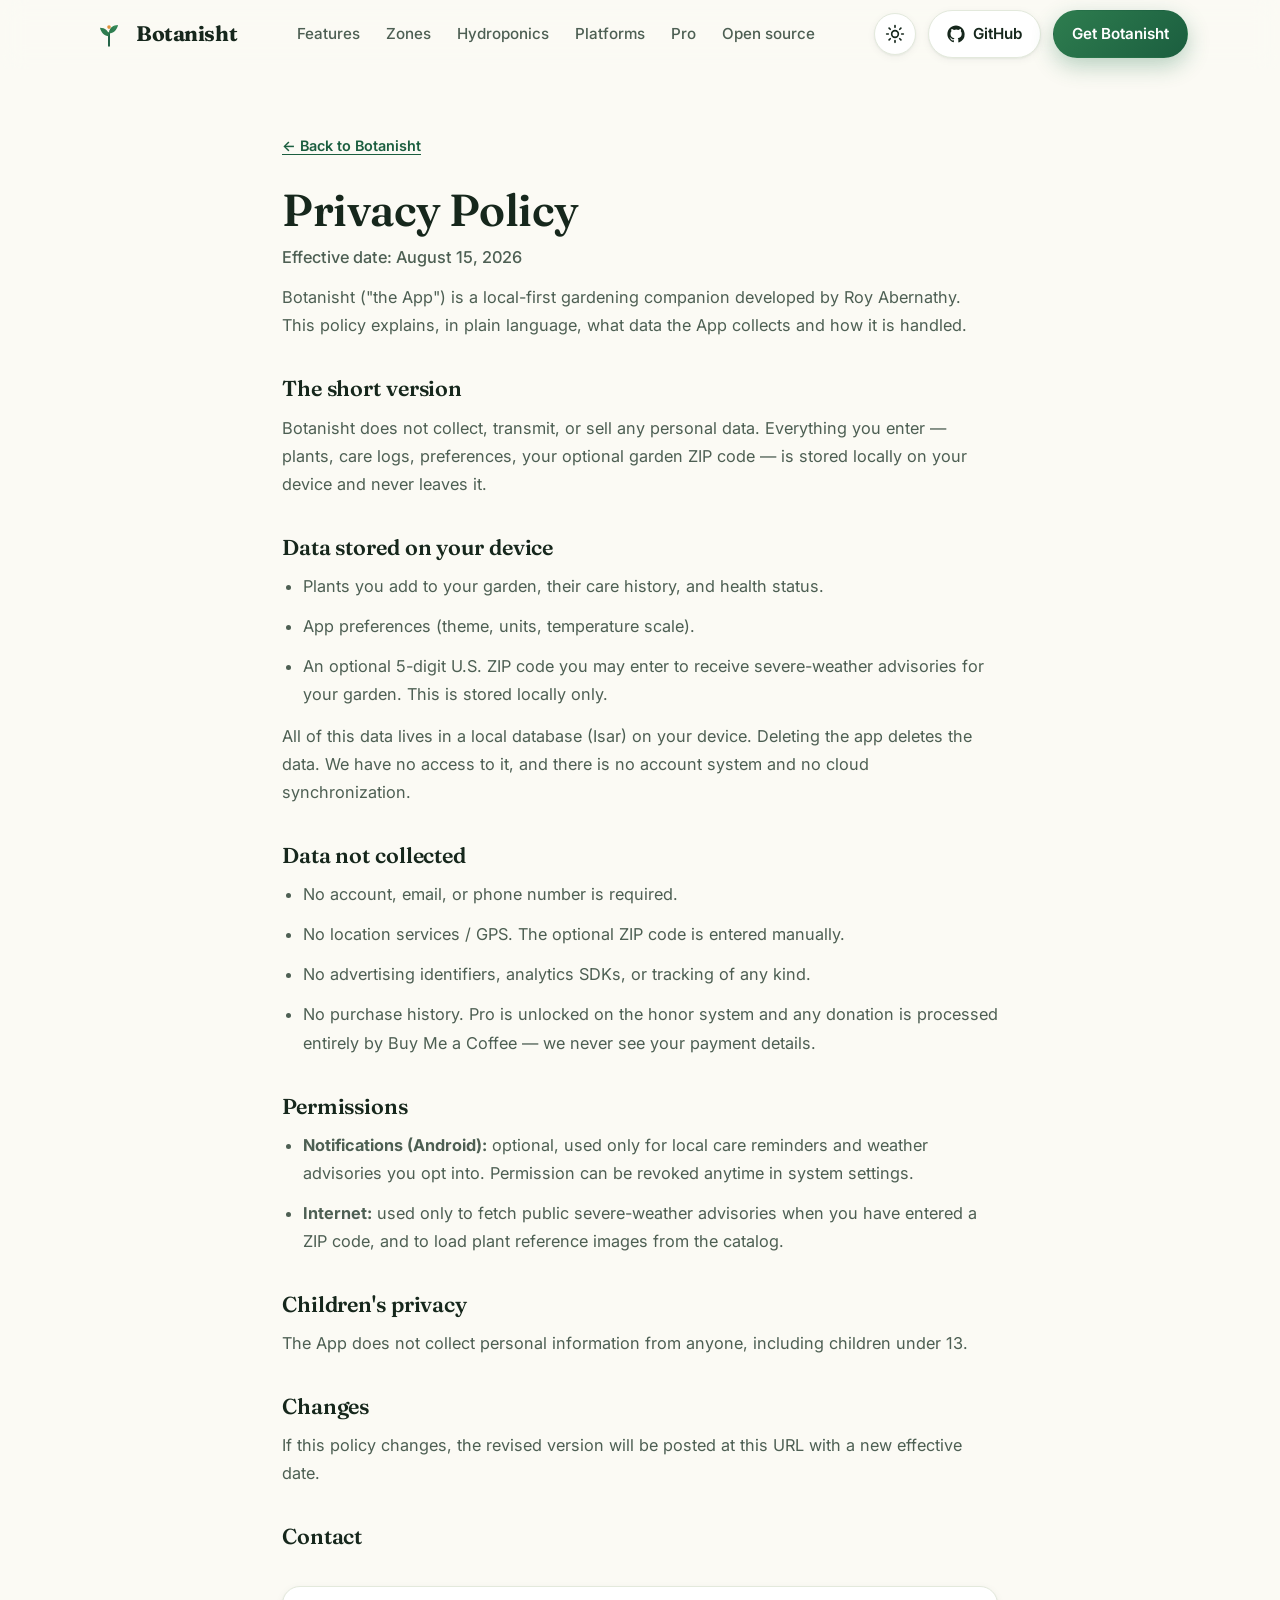
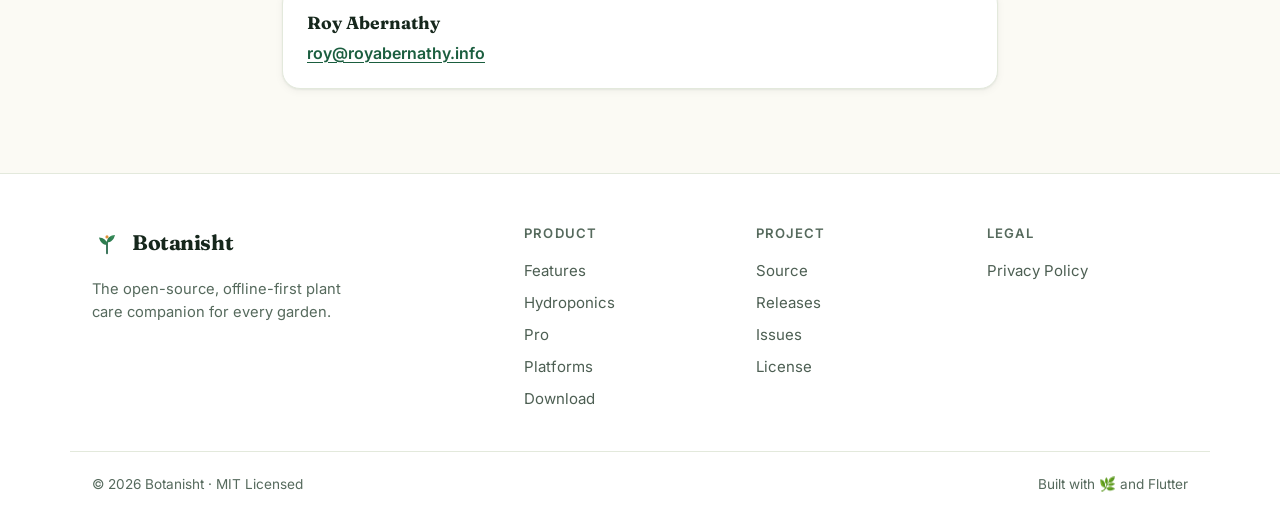
<file: privacy.html>
<!DOCTYPE html>
<html lang="en" data-theme="light">
<head>
  <meta charset="UTF-8" />
  <meta name="viewport" content="width=device-width, initial-scale=1.0" />
  <title>Privacy Policy — Botanisht</title>
  <meta name="description" content="Botanisht's privacy policy. Local-first, no account, no analytics, no tracking. Your data stays on your device." />
  <meta name="theme-color" content="#1b5e3f" />
  <meta name="robots" content="noindex,follow" />
  <link rel="icon" type="image/svg+xml" href="assets/img/logo.svg" />
  <link rel="apple-touch-icon" href="assets/img/logo.svg" />
  <link rel="preconnect" href="https://fonts.googleapis.com" />
  <link rel="preconnect" href="https://fonts.gstatic.com" crossorigin />
  <link href="https://fonts.googleapis.com/css2?family=Inter:wght@400;500;600;700;800&family=Fraunces:opsz,wght@9..144,500;9..144,600;9..144,700&display=swap" rel="stylesheet" />
  <link rel="stylesheet" href="assets/css/style.css" />
  <style>
    .legal { padding: 64px 0 84px; }
    .legal__inner { max-width: 760px; margin: 0 auto; padding: 0 22px; }
    .legal__title { font-size: clamp(2rem, 4vw, 2.8rem); margin-bottom: 8px; }
    .legal__effective { color: var(--ink-faint); font-size: .95rem; font-weight: 500; margin-bottom: 36px; }
    .legal h2 {
      font-family: var(--font-display); font-size: 1.35rem; font-weight: 600;
      margin: 38px 0 12px; color: var(--ink); letter-spacing: -.005em;
    }
    .legal p, .legal li {
      color: var(--ink-soft); font-size: 1.02rem; line-height: 1.72; margin: 0 0 12px;
    }
    .legal ul { padding-left: 1.3em; margin: 0 0 14px; }
    .legal a { color: var(--leaf-deep); text-decoration: underline; text-underline-offset: 3px; }
    .legal a:hover { color: var(--leaf); }
    .legal__back {
      display: inline-flex; align-items: center; gap: 6px;
      font-size: .9rem; font-weight: 600; color: var(--leaf-deep);
      margin-bottom: 28px;
    }
    .legal__back:hover { color: var(--leaf); }
    .legal__contact {
      margin-top: 36px; padding: 22px 24px;
      background: var(--bg-elev); border: 1px solid var(--line);
      border-radius: var(--radius); box-shadow: var(--shadow-sm);
    }
    .legal__contact strong { display: block; font-family: var(--font-display); font-size: 1.1rem; margin-bottom: 4px; }
    .legal__contact a { font-weight: 600; }
  </style>
</head>
<body>
  <!-- Skip link for accessibility -->
  <a class="skip-link" href="#main">Skip to content</a>

  <!-- ===================== NAV ===================== -->
  <header class="nav" id="nav">
    <div class="container nav__inner">
      <a class="brand" href="./" aria-label="Botanisht home">
        <img src="assets/img/logo.svg" alt="" width="34" height="34" />
        <span class="brand__name">Botanisht</span>
      </a>

      <nav class="nav__links" id="navlinks" aria-label="Primary">
        <a href="./#features">Features</a>
        <a href="./#climate">Zones</a>
        <a href="./#hydro">Hydroponics</a>
        <a href="./#platforms">Platforms</a>
        <a href="./#pro">Pro</a>
        <a href="./#opensource">Open source</a>
      </nav>

      <div class="nav__actions">
        <button class="icon-btn" id="theme-toggle" aria-label="Toggle dark mode" title="Toggle theme">
          <svg class="icon-sun" width="20" height="20" viewBox="0 0 24 24" fill="none" stroke="currentColor" stroke-width="2" stroke-linecap="round" stroke-linejoin="round"><circle cx="12" cy="12" r="4"/><path d="M12 2v2M12 20v2M4.9 4.9l1.4 1.4M17.7 17.7l1.4 1.4M2 12h2M20 12h2M4.9 19.1l1.4-1.4M17.7 6.3l1.4-1.4"/></svg>
          <svg class="icon-moon" width="20" height="20" viewBox="0 0 24 24" fill="none" stroke="currentColor" stroke-width="2" stroke-linecap="round" stroke-linejoin="round"><path d="M21 12.8A9 9 0 1 1 11.2 3 7 7 0 0 0 21 12.8z"/></svg>
        </button>
        <a class="btn btn--ghost" href="https://github.com/royabby365/botanisht" target="_blank" rel="noopener">
          <svg width="18" height="18" viewBox="0 0 24 24" fill="currentColor" aria-hidden="true"><path d="M12 .5C5.7.5.5 5.7.5 12c0 5.1 3.3 9.4 7.9 10.9.6.1.8-.2.8-.5v-2c-3.2.7-3.9-1.4-3.9-1.4-.5-1.3-1.3-1.7-1.3-1.7-1-.7.1-.7.1-.7 1.2.1 1.8 1.2 1.8 1.2 1 1.8 2.7 1.3 3.4 1 .1-.8.4-1.3.7-1.6-2.6-.3-5.3-1.3-5.3-5.7 0-1.3.5-2.3 1.2-3.1-.1-.3-.5-1.5.1-3.1 0 0 1-.3 3.3 1.2a11.4 11.4 0 0 1 6 0C17.3 5 18.3 5.3 18.3 5.3c.6 1.6.2 2.8.1 3.1.8.8 1.2 1.8 1.2 3.1 0 4.4-2.7 5.4-5.3 5.7.4.4.8 1.1.8 2.2v3.3c0 .3.2.6.8.5A11.5 11.5 0 0 0 23.5 12C23.5 5.7 18.3.5 12 .5z"/></svg>
          GitHub
        </a>
        <a class="btn btn--primary" href="./#get">Get Botanisht</a>
        <button class="icon-btn nav__burger" id="burger" aria-label="Open menu" aria-expanded="false" aria-controls="navlinks">
          <svg width="22" height="22" viewBox="0 0 24 24" fill="none" stroke="currentColor" stroke-width="2" stroke-linecap="round"><path d="M3 6h18M3 12h18M3 18h18"/></svg>
        </button>
      </div>
    </div>
  </header>

  <main id="main">
    <section class="legal">
      <div class="legal__inner">
        <a class="legal__back" href="./" aria-label="Back to home">← Back to Botanisht</a>

        <h1 class="legal__title">Privacy Policy</h1>
        <p class="legal__effective">Effective date: August 15, 2026</p>

        <p>
          Botanisht ("the App") is a local-first gardening companion developed by
          Roy Abernathy. This policy explains, in plain language, what data the App
          collects and how it is handled.
        </p>

        <h2>The short version</h2>
        <p>
          Botanisht does not collect, transmit, or sell any personal data. Everything
          you enter — plants, care logs, preferences, your optional garden ZIP code —
          is stored locally on your device and never leaves it.
        </p>

        <h2>Data stored on your device</h2>
        <ul>
          <li>Plants you add to your garden, their care history, and health status.</li>
          <li>App preferences (theme, units, temperature scale).</li>
          <li>An optional 5-digit U.S. ZIP code you may enter to receive severe-weather
              advisories for your garden. This is stored locally only.</li>
        </ul>
        <p>
          All of this data lives in a local database (Isar) on your device. Deleting
          the app deletes the data. We have no access to it, and there is no account
          system and no cloud synchronization.
        </p>

        <h2>Data not collected</h2>
        <ul>
          <li>No account, email, or phone number is required.</li>
          <li>No location services / GPS. The optional ZIP code is entered manually.</li>
          <li>No advertising identifiers, analytics SDKs, or tracking of any kind.</li>
          <li>No purchase history. Pro is unlocked on the honor system and any donation
              is processed entirely by Buy Me a Coffee — we never see your payment
              details.</li>
        </ul>

        <h2>Permissions</h2>
        <ul>
          <li><strong>Notifications (Android):</strong> optional, used only for local care reminders and
              weather advisories you opt into. Permission can be revoked anytime in
              system settings.</li>
          <li><strong>Internet:</strong> used only to fetch public severe-weather advisories when you have
              entered a ZIP code, and to load plant reference images from the catalog.</li>
        </ul>

        <h2>Children's privacy</h2>
        <p>
          The App does not collect personal information from anyone, including
          children under 13.
        </p>

        <h2>Changes</h2>
        <p>
          If this policy changes, the revised version will be posted at this URL with
          a new effective date.
        </p>

        <h2>Contact</h2>
        <div class="legal__contact">
          <strong>Roy Abernathy</strong>
          <a href="mailto:roy@royabernathy.info">roy@royabernathy.info</a>
        </div>
      </div>
    </section>
  </main>

  <!-- ===================== FOOTER ===================== -->
  <footer class="footer">
    <div class="container footer__inner">
      <div class="footer__brand">
        <a class="brand" href="./">
          <img src="assets/img/logo.svg" alt="" width="30" height="30" />
          <span class="brand__name">Botanisht</span>
        </a>
        <p>The open-source, offline-first plant care companion for every garden.</p>
      </div>
      <nav class="footer__col" aria-label="Product">
        <h4>Product</h4>
        <a href="./#features">Features</a>
        <a href="./#hydro">Hydroponics</a>
        <a href="./#pro">Pro</a>
        <a href="./#platforms">Platforms</a>
        <a href="./#get">Download</a>
      </nav>
      <nav class="footer__col" aria-label="Project">
        <h4>Project</h4>
        <a href="https://github.com/royabby365/botanisht" target="_blank" rel="noopener">Source</a>
        <a href="https://github.com/royabby365/botanisht/releases" target="_blank" rel="noopener">Releases</a>
        <a href="https://github.com/royabby365/botanisht/issues" target="_blank" rel="noopener">Issues</a>
        <a href="https://github.com/royabby365/botanisht/blob/main/LICENSE" target="_blank" rel="noopener">License</a>
      </nav>
      <nav class="footer__col" aria-label="Legal">
        <h4>Legal</h4>
        <a href="./privacy.html">Privacy Policy</a>
      </nav>
    </div>
    <div class="container footer__bottom">
      <span>© <span id="year"></span> Botanisht · MIT Licensed</span>
      <span>Built with 🌿 and Flutter</span>
    </div>
  </footer>

  <script src="assets/js/main.js"></script>
</body>
</html>
</file>
<file: assets/css/style.css>
/* ============================================================
   Botanisht — marketing site styles
   Botanical, calm, modern. Light + dark via [data-theme].
   ============================================================ */

:root {
  --bg: #fbfaf4;
  --bg-elev: #ffffff;
  --bg-tint: #f1f5ec;
  --ink: #16271c;
  --ink-soft: #4d5f53;
  --ink-faint: #566a5d;
  --line: #e3e9dc;
  --leaf: #2e7d4f;
  --leaf-deep: #1b5e3f;
  --leaf-bright: #4caf6d;
  --leaf-soft: #e4f1e8;
  --sun: #e0913a;
  --sun-soft: #f6d79a;
  --warn: #d98a2b;
  --danger: #d2553f;
  --radius: 18px;
  --radius-sm: 12px;
  --shadow-sm: 0 1px 2px rgba(20,40,28,.06), 0 2px 8px rgba(20,40,28,.05);
  --shadow-md: 0 6px 24px rgba(20,40,28,.10);
  --shadow-lg: 0 24px 60px rgba(20,40,28,.16);
  --maxw: 1140px;
  --font-sans: 'Inter', system-ui, -apple-system, 'Segoe UI', Roboto, sans-serif;
  --font-display: 'Fraunces', Georgia, 'Times New Roman', serif;
}

[data-theme="dark"] {
  --bg: #0e1712;
  --bg-elev: #15211a;
  --bg-tint: #131e17;
  --ink: #eaf2ec;
  --ink-soft: #a9bcae;
  --ink-faint: #9bb1a2;
  --line: #243328;
  --leaf: #5cc98a;
  --leaf-deep: #2e7d4f;
  --leaf-bright: #6fd79a;
  --leaf-soft: #16301f;
  --sun: #f0a94e;
  --sun-soft: #4a361c;
  --shadow-sm: 0 1px 2px rgba(0,0,0,.4);
  --shadow-md: 0 6px 24px rgba(0,0,0,.45);
  --shadow-lg: 0 24px 60px rgba(0,0,0,.55);
}

* { box-sizing: border-box; }

html { scroll-behavior: smooth; }

body {
  margin: 0;
  font-family: var(--font-sans);
  background: var(--bg);
  color: var(--ink);
  line-height: 1.6;
  -webkit-font-smoothing: antialiased;
  text-rendering: optimizeLegibility;
  transition: background .3s ease, color .3s ease;
}

h1, h2, h3, h4 { font-family: var(--font-display); line-height: 1.12; font-weight: 600; margin: 0; letter-spacing: -.01em; }
p { margin: 0; }
a { color: inherit; text-decoration: none; }
img { max-width: 100%; display: block; }

/* Visible keyboard focus for accessibility */
:focus-visible { outline: 2px solid var(--leaf); outline-offset: 2px; border-radius: 6px; }
.btn:focus-visible, .icon-btn:focus-visible { outline-offset: 3px; }

.container { width: 100%; max-width: var(--maxw); margin: 0 auto; padding: 0 22px; }

.skip-link {
  position: absolute; left: -999px; top: 0; z-index: 200;
  background: var(--leaf); color: #fff; padding: 10px 16px; border-radius: 0 0 10px 0;
}
.skip-link:focus { left: 0; }

/* ---------- Buttons ---------- */
.btn {
  display: inline-flex; align-items: center; gap: 8px;
  font-weight: 600; font-size: .95rem;
  padding: 11px 18px; border-radius: 999px;
  border: 1.5px solid transparent; cursor: pointer;
  transition: transform .15s ease, box-shadow .2s ease, background .2s ease, border-color .2s ease;
  white-space: nowrap;
}
.btn:hover { transform: translateY(-1px); }
.btn:active { transform: translateY(0); }
.btn--primary {
  background: linear-gradient(135deg, var(--leaf) 0%, var(--leaf-deep) 100%);
  color: #fff; box-shadow: 0 8px 22px rgba(30,110,70,.30);
}
.btn--primary:hover { box-shadow: 0 12px 28px rgba(30,110,70,.40); }
.btn--ghost {
  background: var(--bg-elev); color: var(--ink); border-color: var(--line);
  box-shadow: var(--shadow-sm);
}
.btn--ghost:hover { border-color: var(--leaf); color: var(--leaf); }
.btn--lg { padding: 14px 26px; font-size: 1.02rem; }

.icon-btn {
  display: inline-flex; align-items: center; justify-content: center;
  width: 42px; height: 42px; border-radius: 50%;
  background: var(--bg-elev); border: 1.5px solid var(--line);
  color: var(--ink); cursor: pointer; box-shadow: var(--shadow-sm);
  transition: border-color .2s ease, color .2s ease;
}
.icon-btn:hover { border-color: var(--leaf); color: var(--leaf); }

/* theme icon swap */
.icon-moon { display: none; }
[data-theme="dark"] .icon-sun { display: none; }
[data-theme="dark"] .icon-moon { display: block; }

/* ---------- Nav ---------- */
.nav {
  position: sticky; top: 0; z-index: 100;
  background: color-mix(in srgb, var(--bg) 82%, transparent);
  backdrop-filter: blur(12px);
  border-bottom: 1px solid transparent;
  transition: border-color .3s ease, background .3s ease;
}
.nav.is-scrolled { border-color: var(--line); box-shadow: var(--shadow-sm); }
.nav__inner { display: flex; align-items: center; justify-content: space-between; height: 68px; }
.brand { display: inline-flex; align-items: center; gap: 10px; font-weight: 700; }
.brand__name { font-family: var(--font-display); font-size: 1.32rem; letter-spacing: -.02em; }
.nav__links { display: flex; gap: 26px; }
.nav__links a { color: var(--ink-soft); font-weight: 500; font-size: .95rem; position: relative; padding: 4px 0; }
.nav__links a::after {
  content: ""; position: absolute; left: 0; bottom: -2px; height: 2px; width: 0;
  background: var(--leaf); transition: width .25s ease;
}
.nav__links a:hover { color: var(--ink); }
.nav__links a:hover::after { width: 100%; }
.nav__actions { display: flex; align-items: center; gap: 12px; }
.nav__burger { display: none; }

/* ---------- Hero ---------- */
.hero { position: relative; overflow: hidden; padding: 60px 0 72px; }
.hero__bg { position: absolute; inset: 0; z-index: 0; pointer-events: none; }
.blob { position: absolute; border-radius: 50%; filter: blur(60px); opacity: .5; }
.blob--1 { width: 460px; height: 460px; background: var(--leaf-soft); top: -140px; right: -120px; }
.blob--2 { width: 380px; height: 380px; background: var(--sun-soft); opacity: .35; bottom: -160px; left: -120px; }
.leaf-deco { position: absolute; width: 200px; height: 200px; opacity: .12;
  background: radial-gradient(circle at 30% 30%, var(--leaf) 0 30%, transparent 32%); }
.leaf-deco--1 { top: 40px; left: 4%; transform: rotate(20deg); }
.leaf-deco--2 { bottom: 30px; right: 6%; transform: rotate(-30deg); }
.wordmark-badge {
  position: absolute; bottom: 20px; right: 4%;
  border-radius: 14px; overflow: hidden;
  box-shadow: var(--shadow-md);
  opacity: .85; transform: rotate(-3deg);
  transition: opacity .3s, transform .3s;
}
.wordmark-badge img { display: block; max-width: clamp(130px, 16vw, 260px); height: auto; }
@media (max-width: 800px) { .wordmark-badge { display: none; } }

.hero__inner {
  position: relative; z-index: 1;
  display: grid; grid-template-columns: 1.05fr .95fr; gap: 40px; align-items: center;
}
.pill {
  display: inline-flex; align-items: center; gap: 8px;
  background: var(--bg-elev); border: 1px solid var(--line);
  padding: 7px 14px; border-radius: 999px; font-size: .82rem; font-weight: 600;
  color: var(--ink-soft); box-shadow: var(--shadow-sm);
}
.pill .dot { width: 8px; height: 8px; border-radius: 50%; background: var(--leaf-bright); box-shadow: 0 0 0 4px color-mix(in srgb, var(--leaf-bright) 30%, transparent); }
.hero__title { font-size: clamp(2.4rem, 5.4vw, 4rem); margin: 18px 0 16px; letter-spacing: -.025em; }
.grad { background: linear-gradient(120deg, var(--leaf) 0%, var(--sun) 100%); -webkit-background-clip: text; background-clip: text; color: transparent; }
.hero__lede { font-size: 1.12rem; color: var(--ink-soft); max-width: 38ch; }
.hero__cta { display: flex; flex-wrap: wrap; gap: 14px; margin: 26px 0 22px; }
.hero__trust { list-style: none; display: flex; gap: 26px; padding: 0; margin: 0; flex-wrap: wrap; }
.hero__trust li { font-size: .9rem; color: var(--ink-faint); }
.hero__trust strong { display: block; font-family: var(--font-display); font-size: 1.5rem; color: var(--ink); }

/* phone mock */
.hero__phone { display: flex; justify-content: center; }
.phone {
  position: relative; width: 300px; height: 600px;
  background: linear-gradient(160deg, #1c2a21, #0f1813);
  border-radius: 42px; padding: 12px;
  box-shadow: var(--shadow-lg); border: 1px solid rgba(255,255,255,.08);
}
.phone__notch { position: absolute; top: 12px; left: 50%; transform: translateX(-50%); width: 120px; height: 22px; background: #0f1813; border-radius: 0 0 16px 16px; z-index: 3; }
.phone__screen {
  width: 100%; height: 100%; background: var(--bg); border-radius: 32px; overflow: hidden;
  padding: 30px 16px 16px; display: flex; flex-direction: column; gap: 12px;
}
.appbar { display: flex; align-items: center; justify-content: space-between; }
.appbar__title { font-family: var(--font-display); font-weight: 700; font-size: 1.25rem; color: var(--ink); }
.appbar__icons { display: flex; gap: 6px; }
.appbar__chip { width: 30px; height: 30px; border-radius: 50%; background: var(--bg-tint); display: grid; place-items: center; font-size: .85rem; }
.appcard { background: var(--bg-elev); border: 1px solid var(--line); border-radius: var(--radius-sm); padding: 14px; box-shadow: var(--shadow-sm); }
.appcard__row { display: flex; justify-content: space-between; align-items: baseline; }
.appcard__label { font-size: .72rem; text-transform: uppercase; letter-spacing: .08em; color: var(--ink-faint); font-weight: 600; }
.appcard__val { font-weight: 700; font-size: .95rem; }
.zones { display: flex; flex-wrap: wrap; gap: 6px; margin-top: 10px; }
.zone-pill { font-size: .76rem; font-weight: 600; padding: 5px 10px; border-radius: 999px; background: var(--leaf-soft); color: var(--leaf-deep); }
.zone-pill--warn { background: color-mix(in srgb, var(--warn) 18%, transparent); color: var(--warn); }

.appcard--hydro { background: linear-gradient(160deg, #ffffff, #f3faf4); }
[data-theme="dark"] .appcard--hydro { background: linear-gradient(160deg, #16231b, #122019); }
.appcard__head { display: flex; justify-content: space-between; align-items: center; }
.appcard__htitle { font-weight: 700; font-size: .95rem; color: var(--ink); }
.live { display: inline-flex; align-items: center; gap: 5px; font-size: .68rem; font-weight: 700; color: var(--leaf); letter-spacing: .04em; }
.live__dot { width: 7px; height: 7px; border-radius: 50%; background: var(--leaf-bright); box-shadow: 0 0 0 3px color-mix(in srgb, var(--leaf-bright) 30%, transparent); animation: pulse 1.8s infinite; }
.live--static .live__dot { animation: none; }
@keyframes pulse { 0%,100% { opacity: 1; } 50% { opacity: .35; } }
.metric-grid { display: grid; grid-template-columns: 1fr 1fr; gap: 10px; margin-top: 12px; }
.metric { border-radius: 10px; padding: 10px; border: 1.5px solid; }
.metric--ok { background: color-mix(in srgb, var(--leaf-bright) 10%, transparent); border-color: color-mix(in srgb, var(--leaf-bright) 35%, transparent); }
.metric__top { display: flex; justify-content: space-between; align-items: center; }
.metric__icon { font-size: .95rem; }
.metric__badge { font-size: .58rem; font-weight: 700; padding: 2px 6px; border-radius: 5px; background: color-mix(in srgb, var(--leaf-bright) 22%, transparent); color: var(--leaf); letter-spacing: .04em; }
.metric__val { font-family: var(--font-display); font-weight: 700; font-size: 1.7rem; color: var(--leaf); margin-top: 6px; line-height: 1; }
.metric__unit { font-size: .9rem; margin-left: 3px; color: var(--leaf); }
.metric__label { font-size: .72rem; color: var(--ink-soft); font-weight: 600; }
.metric-sub { display: grid; grid-template-columns: repeat(3,1fr); gap: 8px; margin-top: 10px; }
.msub { background: var(--bg-tint); border-radius: 8px; padding: 7px 4px; text-align: center; }
.msub__ic { display: block; font-size: .85rem; }
.msub__v { display: block; font-weight: 700; font-size: .82rem; }
.msub__l { display: block; font-size: .6rem; color: var(--ink-faint); }
.appcard--task { display: flex; flex-direction: column; gap: 8px; }
.task { display: flex; align-items: center; gap: 10px; font-weight: 600; font-size: .85rem; }
.task__check { width: 20px; height: 20px; border-radius: 50%; background: var(--leaf); color: #fff; display: grid; place-items: center; font-size: .7rem; flex: 0 0 auto; }
.task__check--soon { background: var(--warn); }
.task em { color: var(--ink-faint); font-style: normal; font-weight: 500; }

/* ---------- Strip ---------- */
.strip { border-top: 1px solid var(--line); border-bottom: 1px solid var(--line); background: var(--bg-elev); }
.strip__inner { display: flex; flex-wrap: wrap; gap: 14px 34px; justify-content: center; padding: 16px 22px; color: var(--ink-faint); font-size: .88rem; font-weight: 600; letter-spacing: .01em; }

/* ---------- Sections ---------- */
.section { padding: 84px 0; }
.section--tint { background: var(--bg-tint); }
.section__head { max-width: 640px; margin: 0 auto 48px; text-align: center; }
.eyebrow { display: inline-block; font-size: .8rem; font-weight: 700; text-transform: uppercase; letter-spacing: .12em; color: var(--leaf); margin-bottom: 12px; }
.section__title { font-size: clamp(1.8rem, 3.6vw, 2.6rem); }
.section__sub { margin-top: 14px; color: var(--ink-soft); font-size: 1.05rem; }

/* ---------- Feature grid ---------- */
.grid { display: grid; gap: 22px; }
.grid--features { grid-template-columns: repeat(4, 1fr); }
.card {
  background: var(--bg-elev); border: 1px solid var(--line); border-radius: var(--radius);
  padding: 26px 22px; box-shadow: var(--shadow-sm);
  transition: transform .2s ease, box-shadow .2s ease, border-color .2s ease;
}
.card:hover { transform: translateY(-4px); box-shadow: var(--shadow-md); border-color: color-mix(in srgb, var(--leaf) 40%, var(--line)); }
.card__icon {
  width: 50px; height: 50px; border-radius: 14px; display: grid; place-items: center;
  background: linear-gradient(135deg, var(--leaf-soft), color-mix(in srgb, var(--sun-soft) 50%, var(--leaf-soft)));
  color: var(--leaf-deep); margin-bottom: 16px;
}
.card__icon svg { width: 26px; height: 26px; }
.card h3 { font-size: 1.15rem; margin-bottom: 8px; }
.card p { color: var(--ink-soft); font-size: .95rem; }

/* ---------- Split sections ---------- */
.split { display: grid; grid-template-columns: 1fr 1fr; gap: 52px; align-items: center; }
.split--rev .split__media { order: 2; }
.split__copy .section__title { text-align: left; }
.split__copy .eyebrow { margin-bottom: 10px; }
.checklist { list-style: none; padding: 0; margin: 22px 0 26px; display: flex; flex-direction: column; gap: 12px; }
.checklist li { display: flex; gap: 12px; align-items: flex-start; color: var(--ink-soft); font-size: 1rem; }
.checklist li span { flex: 0 0 auto; width: 24px; height: 24px; border-radius: 50%; background: var(--leaf-soft); color: var(--leaf-deep); display: grid; place-items: center; font-size: .8rem; font-weight: 700; }

/* zone art */
.zone-art { position: relative; aspect-ratio: 1; max-width: 420px; margin: 0 auto; display: grid; place-items: center; }
.zone-art__ring { position: absolute; width: 78%; height: 78%; border-radius: 50%; border: 2px dashed color-mix(in srgb, var(--leaf) 35%, transparent); animation: spin 40s linear infinite; }
@keyframes spin { to { transform: rotate(360deg); } }
.zone-center { width: 110px; height: 110px; border-radius: 50%; background: linear-gradient(135deg, var(--leaf), var(--leaf-deep)); color: #fff; display: grid; place-items: center; font-family: var(--font-display); font-weight: 700; font-size: 1.1rem; box-shadow: var(--shadow-md); }
.zone-node { position: absolute; background: var(--bg-elev); border: 1px solid var(--line); border-radius: 999px; padding: 8px 14px; font-weight: 600; font-size: .9rem; box-shadow: var(--shadow-sm); display: inline-flex; gap: 7px; align-items: center; }
.zone-node--1 { top: 4%; left: 8%; }
.zone-node--2 { top: 16%; right: 2%; }
.zone-node--3 { bottom: 20%; left: -2%; }
.zone-node--4 { bottom: 4%; right: 10%; }
.zone-node--5 { bottom: 32%; right: -4%; }

/* gauge card */
.gauge-card { background: var(--bg-elev); border: 1px solid var(--line); border-radius: var(--radius); padding: 22px; box-shadow: var(--shadow-md); max-width: 420px; margin: 0 auto; width: 100%; }
.gauge-card__head { display: flex; justify-content: space-between; align-items: center; font-weight: 700; }
.gauge-row { display: grid; grid-template-columns: 1fr 1fr; gap: 14px; margin: 16px 0; }
.gauge { border-radius: 14px; padding: 16px; text-align: center; border: 1.5px solid; }
.gauge--ok { background: color-mix(in srgb, var(--leaf-bright) 10%, transparent); border-color: color-mix(in srgb, var(--leaf-bright) 35%, transparent); }
.gauge__num { display: block; font-family: var(--font-display); font-weight: 700; font-size: 2rem; color: var(--leaf); line-height: 1; }
.gauge__lbl { display: block; font-size: .75rem; color: var(--ink-soft); margin-top: 6px; font-weight: 600; }
.spark { background: var(--bg-tint); border-radius: 12px; padding: 8px; margin: 6px 0; }
.spark svg { width: 100%; height: 70px; display: block; }
.spark__line { fill: none; stroke: var(--leaf); stroke-width: 2.5; stroke-linecap: round; stroke-linejoin: round; }
.spark__area { fill: color-mix(in srgb, var(--leaf) 14%, transparent); stroke: none; }
.gauge-foot { display: flex; justify-content: space-between; font-size: .82rem; color: var(--ink-soft); font-weight: 600; }

/* code card */
.code-card { background: #0f1813; border-radius: var(--radius); overflow: hidden; box-shadow: var(--shadow-md); max-width: 520px; margin: 0 auto; width: 100%; }
.code-card__bar { display: flex; gap: 7px; padding: 14px 16px; background: #16231b; }
.code-card__bar span { width: 12px; height: 12px; border-radius: 50%; background: #2c3b30; }
.code-card__bar span:nth-child(1){ background:#d2553f;} .code-card__bar span:nth-child(2){ background:#e0913a;} .code-card__bar span:nth-child(3){ background:#5cc98a;}
.code-card pre { margin: 0; padding: 18px; overflow-x: auto; font-family: ui-monospace, 'SF Mono', Menlo, Consolas, monospace; font-size: .82rem; line-height: 1.65; color: #cfe0d4; }
.c-key { color: #f0a94e; } .c-str { color: #8fd6a6; } .c-com { color: #6c8372; font-style: italic; } .c-num { color: #e9c08a; }

/* platforms */
.grid--platforms { grid-template-columns: repeat(5, 1fr); }
.plat { background: var(--bg-elev); border: 1px solid var(--line); border-radius: var(--radius); padding: 26px 16px; text-align: center; box-shadow: var(--shadow-sm); transition: transform .2s ease, box-shadow .2s ease; }
.plat:hover { transform: translateY(-4px); box-shadow: var(--shadow-md); }
.plat__emoji { font-size: 2rem; display: block; margin-bottom: 10px; }
.plat strong { display: block; font-size: 1.02rem; }
.plat small { color: var(--ink-faint); }

/* ---------- CTA ---------- */
.cta { padding: 30px 0 90px; }
.cta__inner { background: linear-gradient(135deg, var(--leaf-deep), var(--leaf)); color: #fff; border-radius: 28px; padding: 56px 32px; text-align: center; box-shadow: var(--shadow-lg); position: relative; overflow: hidden; }
.cta__inner::before { content:""; position:absolute; width: 300px; height: 300px; border-radius: 50%; background: rgba(255,255,255,.08); top: -120px; right: -80px; }
.cta__inner::after { content:""; position:absolute; width: 220px; height: 220px; border-radius: 50%; background: rgba(255,255,255,.06); bottom: -100px; left: -60px; }
.cta__title { font-size: clamp(1.8rem, 4vw, 2.6rem); position: relative; }
.cta__sub { margin: 14px auto 28px; max-width: 50ch; opacity: .92; font-size: 1.05rem; position: relative; }
.cta__btns { display: flex; gap: 14px; justify-content: center; flex-wrap: wrap; position: relative; }
.cta__btns .btn--ghost { background: rgba(255,255,255,.12); border-color: rgba(255,255,255,.4); color: #fff; }
.cta__btns .btn--ghost:hover { background: rgba(255,255,255,.2); color: #fff; }
.cta__note { margin-top: 22px; font-size: .9rem; opacity: .85; position: relative; }

/* ---------- Footer ---------- */
.footer { background: var(--bg-elev); border-top: 1px solid var(--line); padding: 52px 0 26px; }
.footer__inner { display: grid; grid-template-columns: 2fr 1fr 1fr 1fr; gap: 30px; }
.footer__brand p { color: var(--ink-faint); font-size: .92rem; margin-top: 12px; max-width: 30ch; }
.footer__col h4 { font-family: var(--font-sans); font-size: .82rem; text-transform: uppercase; letter-spacing: .08em; color: var(--ink-faint); margin-bottom: 14px; }
.footer__col a { display: block; color: var(--ink-soft); font-size: .94rem; padding: 4px 0; }
.footer__col a:hover { color: var(--leaf); }
.footer__bottom { display: flex; justify-content: space-between; flex-wrap: wrap; gap: 10px; margin-top: 36px; padding-top: 22px; border-top: 1px solid var(--line); color: var(--ink-faint); font-size: .85rem; }
.footer__bottom > span { white-space: nowrap; }
.footer__bottom .leaf-stamp { vertical-align: -2px; margin: 0 2px; }

/* ---------- Reveal animation ---------- */
.reveal { opacity: 0; transform: translateY(22px); transition: opacity .6s ease, transform .6s ease; }
.reveal.is-visible { opacity: 1; transform: none; }

/* ---------- Responsive ---------- */
@media (max-width: 980px) {
  .grid--features { grid-template-columns: repeat(2, 1fr); }
  .grid--platforms { grid-template-columns: repeat(3, 1fr); }
  .hero__inner { grid-template-columns: 1fr; gap: 48px; }
  .hero__phone { order: -1; }
  .split, .split--rev { grid-template-columns: 1fr; gap: 36px; }
  .split--rev .split__media { order: 0; }
  .footer__inner { grid-template-columns: 1fr 1fr; }
}
@media (max-width: 720px) {
  .nav__links { display: none; }
  .nav__burger { display: inline-flex; }
  .nav__links.is-open {
    display: flex; flex-direction: column; gap: 4px;
    position: absolute; top: 68px; left: 0; right: 0;
    background: var(--bg-elev); border-bottom: 1px solid var(--line);
    padding: 14px 22px; box-shadow: var(--shadow-md);
  }
  .nav__links.is-open a { padding: 10px 0; font-size: 1rem; }
  .nav .btn--ghost { display: none; }
  .section { padding: 60px 0; }
  .grid--features { grid-template-columns: 1fr; }
  .grid--platforms { grid-template-columns: repeat(2, 1fr); }
  .footer__inner { grid-template-columns: 1fr; }
}
@media (prefers-reduced-motion: reduce) {
  * { scroll-behavior: auto; }
  .reveal { opacity: 1; transform: none; transition: none; }
  .blob, .zone-art__ring, .live__dot { animation: none; }
}

/* ===================== PRO ===================== */
.pro-card {
  background: var(--bg-elev);
  border: 1.5px solid color-mix(in srgb, var(--sun) 55%, var(--line));
  border-radius: 22px;
  padding: 32px;
  box-shadow: var(--shadow-md);
  display: flex;
  flex-direction: column;
}
.pro-card__head { display: flex; align-items: center; gap: 12px; margin-bottom: 14px; }
.pro-card__badge {
  background: linear-gradient(135deg, #d4a843 0%, #e0913a 100%);
  color: #fff; font-weight: 800; font-size: .8rem; letter-spacing: .12em;
  padding: 6px 14px; border-radius: 999px; box-shadow: 0 4px 12px rgba(224,145,58,.35);
}
.pro-card h3 { margin: 0; font-size: 1.4rem; }
.pro-card__copy { color: var(--ink-soft); line-height: 1.7; margin-bottom: 24px; }
.pro-card__btn { width: 100%; justify-content: center; margin-top: auto; }
.pro-card__note { text-align: center; color: var(--ink-faint); font-size: .85rem; margin-top: 16px; }

/* ===================== SPONSORS ===================== */
.sponsor-card {
  background: var(--bg-elev);
  border: 1.5px solid color-mix(in srgb, var(--leaf) 55%, var(--line));
  border-radius: 22px;
  padding: 32px;
  box-shadow: var(--shadow-md);
  display: flex;
  flex-direction: column;
  max-width: 420px;
  margin: 0 auto;
  width: 100%;
}
.sponsor-card__badge {
  display: inline-block;
  background: linear-gradient(135deg, var(--leaf) 0%, var(--leaf-deep) 100%);
  color: #fff;
  font-weight: 800;
  font-size: .8rem;
  letter-spacing: .12em;
  padding: 6px 14px;
  border-radius: 999px;
  box-shadow: 0 4px 12px rgba(30,110,70,.35);
  margin-bottom: 16px;
  width: fit-content;
}
.sponsor-card__title {
  font-size: 1.4rem;
  margin-bottom: 10px;
}
.sponsor-card__copy {
  color: var(--ink-soft);
  line-height: 1.7;
  font-size: .95rem;
  margin-bottom: 22px;
}
.sponsor-card__stats {
  display: grid;
  grid-template-columns: repeat(3, 1fr);
  gap: 12px;
  margin-bottom: 24px;
}
.sponsor-stat {
  text-align: center;
  background: var(--bg-tint);
  border-radius: 14px;
  padding: 14px 8px;
}
.sponsor-stat__num {
  display: block;
  font-family: var(--font-display);
  font-weight: 700;
  font-size: 1.8rem;
  color: var(--leaf);
  line-height: 1.1;
}
.sponsor-stat__lbl {
  display: block;
  font-size: .72rem;
  color: var(--ink-faint);
  margin-top: 4px;
  font-weight: 600;
}
.sponsor-card__btn {
  width: 100%;
  justify-content: center;
  margin-top: auto;
}
</file>
